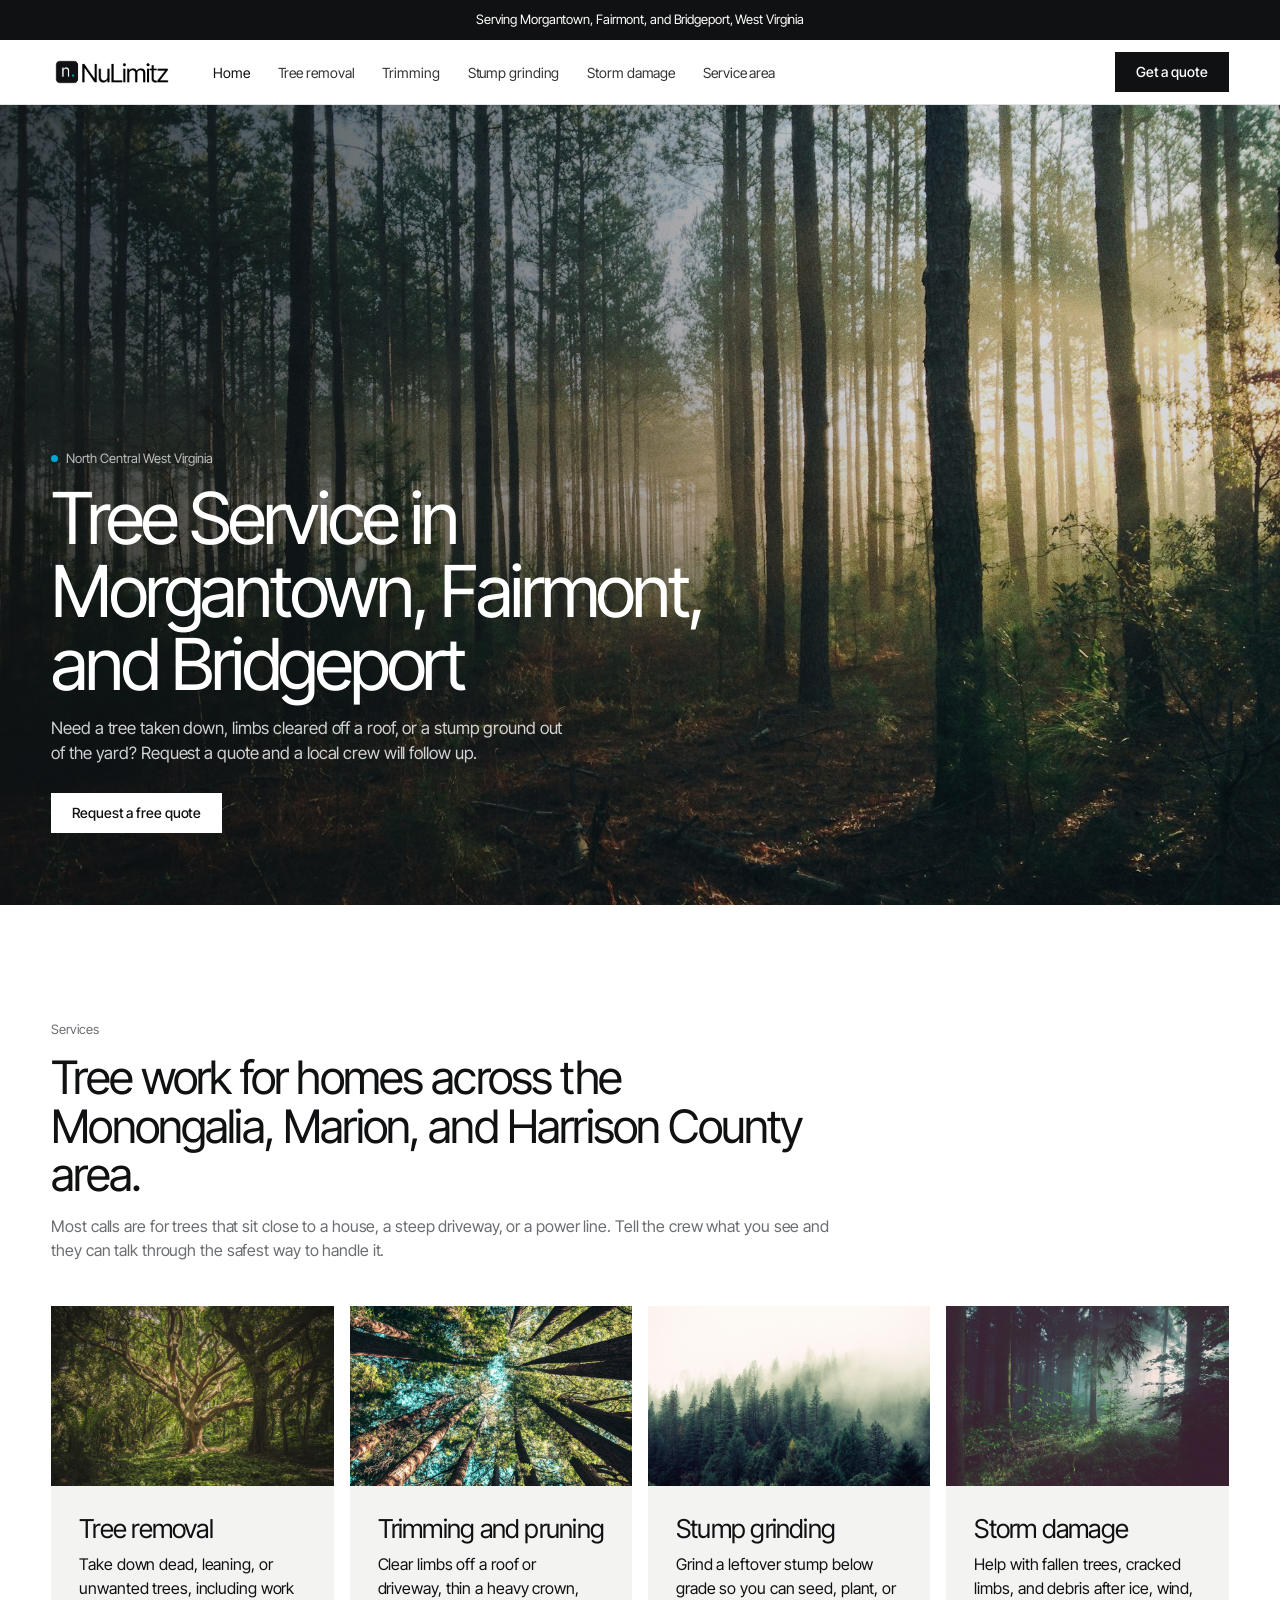
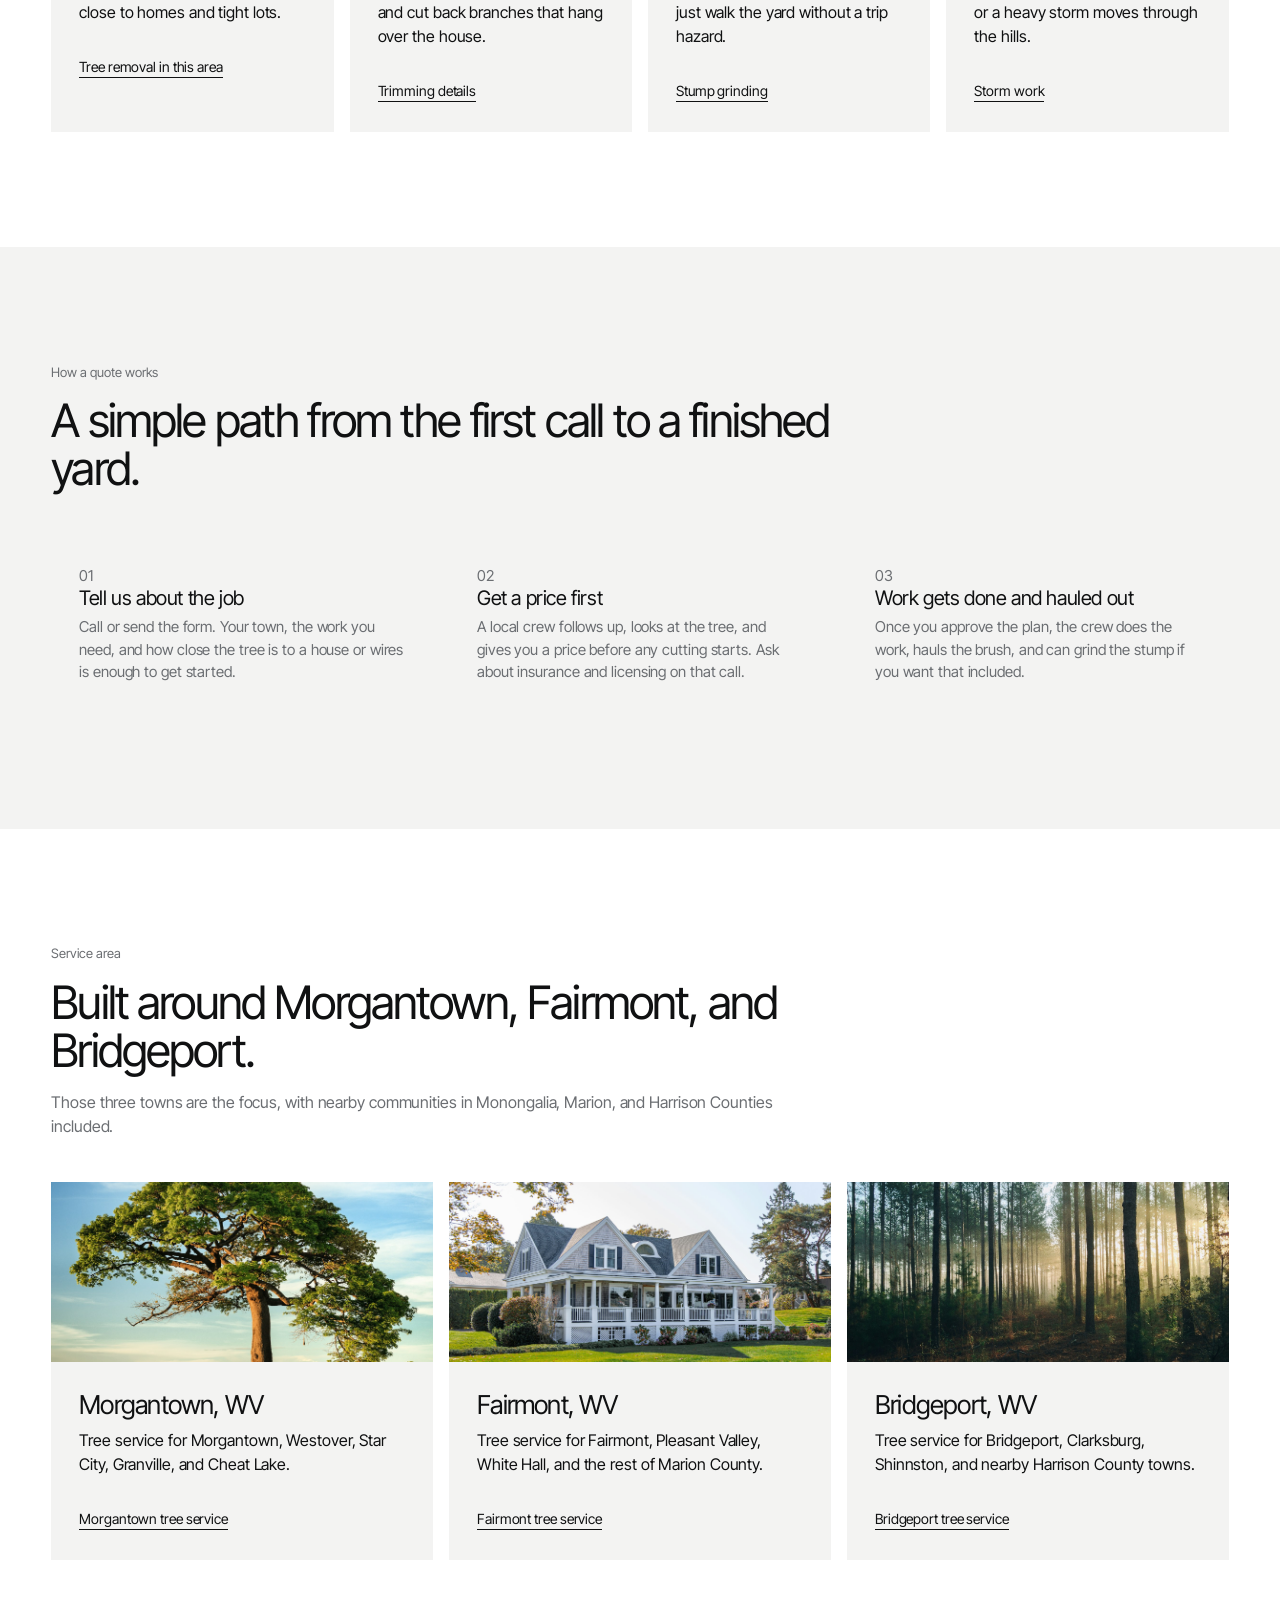
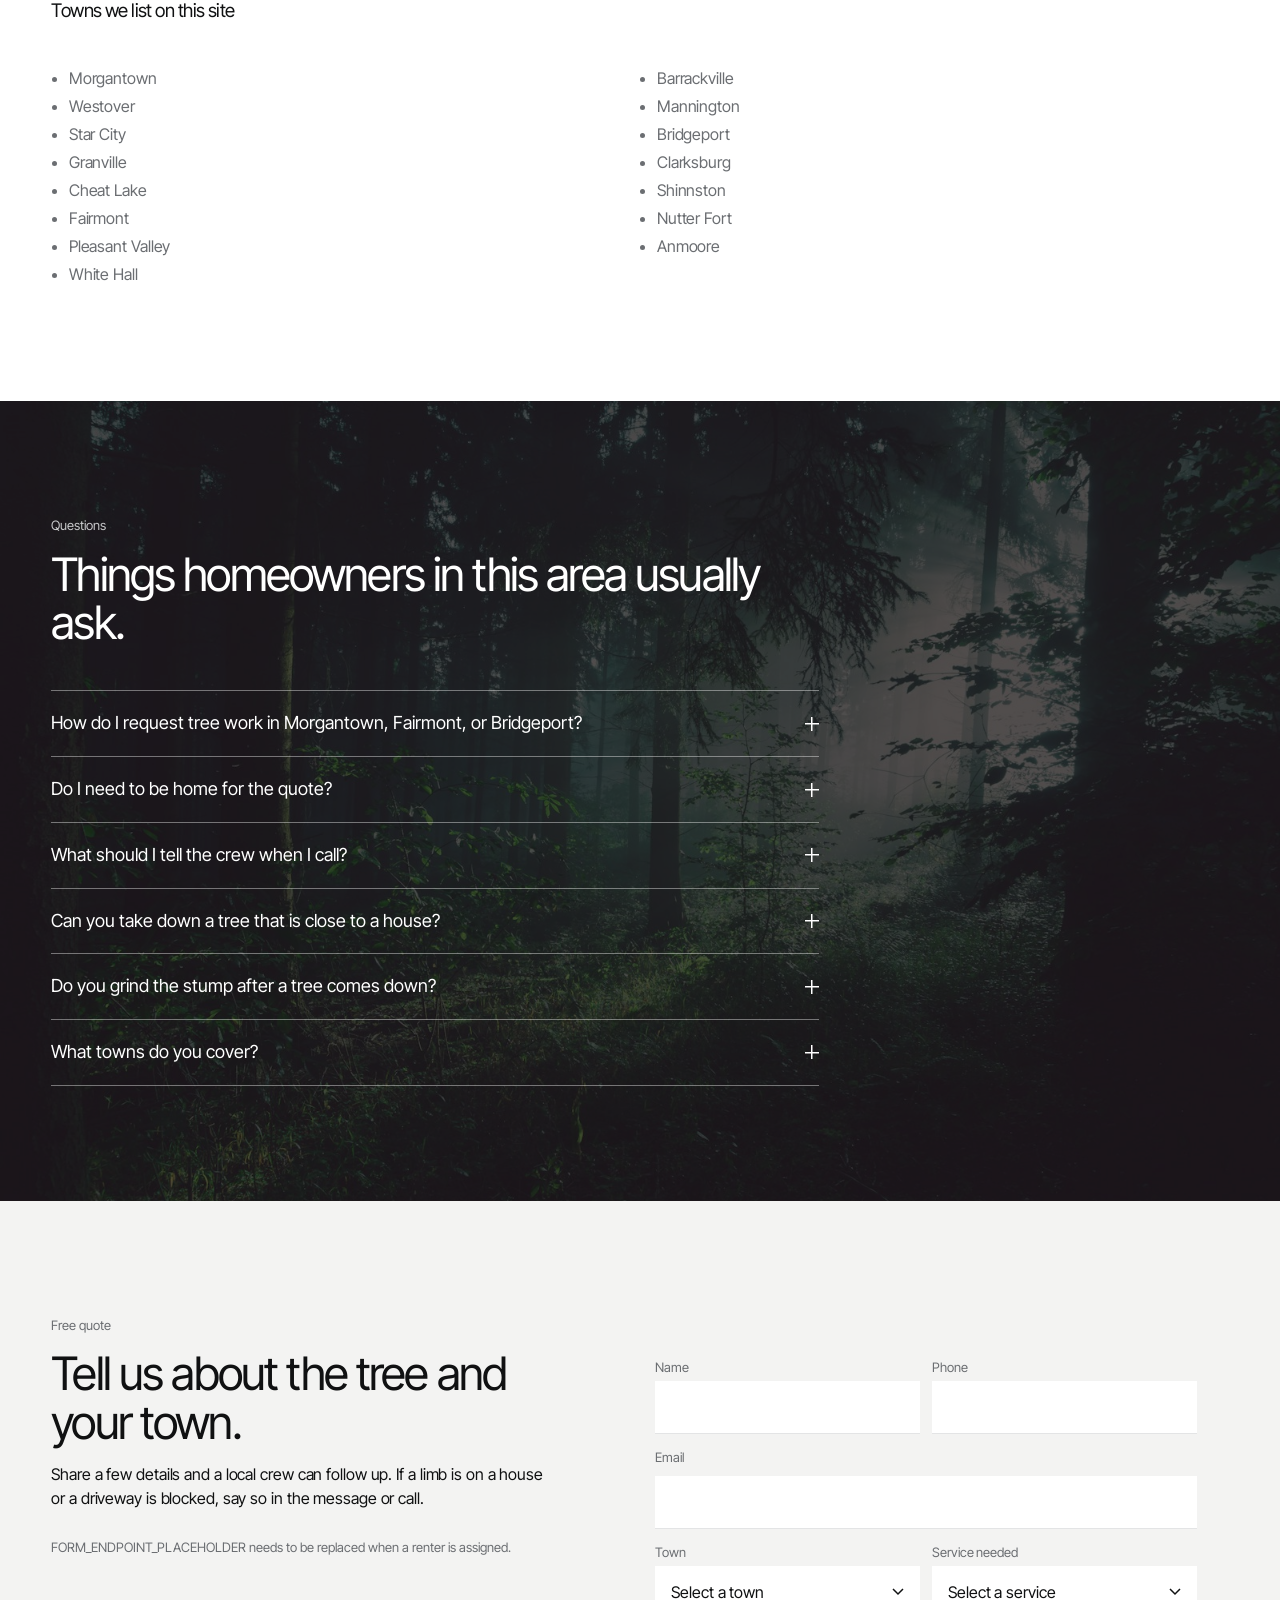
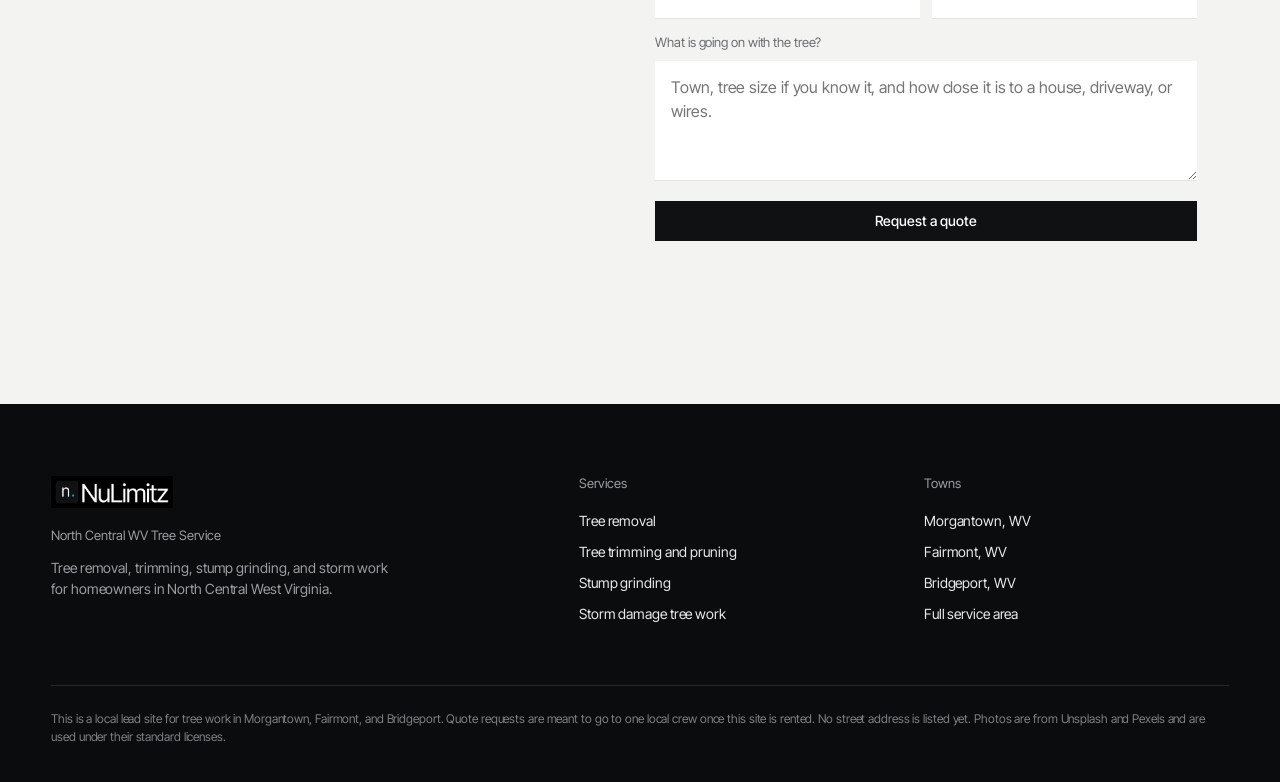
<file: index.html>
<!DOCTYPE html>
<html lang="en">
<head>
  <meta charset="utf-8">
  <meta name="viewport" content="width=device-width, initial-scale=1">
  <title>Tree Service in Morgantown, Fairmont, and Bridgeport, WV</title>
  <meta name="description" content="Request tree removal, trimming, stump grinding, or storm work in Morgantown, Fairmont, and Bridgeport, West Virginia. A local crew follows up on your quote.">
  <meta name="robots" content="noindex, nofollow">
  <link rel="icon" href="/favicon.ico" sizes="any">
  <link rel="icon" type="image/svg+xml" href="/favicon.svg">
  <link rel="icon" type="image/png" sizes="32x32" href="/favicon-32.png">
  <link rel="apple-touch-icon" href="/apple-touch-icon.png">
  <link rel="icon" type="image/png" sizes="512x512" href="/icon-512.png">
  <link rel="preconnect" href="https://fonts.googleapis.com">
  <link rel="preconnect" href="https://fonts.gstatic.com" crossorigin>
  <link href="https://fonts.googleapis.com/css2?family=Inter+Tight:wght@300;400;500&display=swap" rel="stylesheet">
  <link rel="stylesheet" href="css/styles.css">
  <script type="application/ld+json">
{
  "@context": "https://schema.org",
  "@graph": [
    {
      "@type": "LocalBusiness",
      "name": "North Central WV Tree Service",
      "url": "/",
      "description": "Tree removal, trimming, stump grinding, and storm damage work for Morgantown, Fairmont, and Bridgeport, WV.",
      "areaServed": [
        {
          "@type": "City",
          "name": "Morgantown",
          "addressRegion": "WV"
        },
        {
          "@type": "City",
          "name": "Fairmont",
          "addressRegion": "WV"
        },
        {
          "@type": "City",
          "name": "Bridgeport",
          "addressRegion": "WV"
        },
        {
          "@type": "AdministrativeArea",
          "name": "Monongalia County"
        },
        {
          "@type": "AdministrativeArea",
          "name": "Marion County"
        },
        {
          "@type": "AdministrativeArea",
          "name": "Harrison County"
        }
      ],
      "serviceType": [
        "Tree removal",
        "Tree trimming and pruning",
        "Stump grinding",
        "Storm damage tree work"
      ]
    },
    {
      "@type": "Service",
      "name": "Residential tree service",
      "serviceType": "Tree service",
      "provider": {
        "@type": "LocalBusiness",
        "name": "North Central WV Tree Service"
      },
      "areaServed": [
        "Morgantown, WV",
        "Fairmont, WV",
        "Bridgeport, WV"
      ]
    },
    {
      "@type": "FAQPage",
      "mainEntity": [
        {
          "@type": "Question",
          "name": "How do I request tree work in Morgantown, Fairmont, or Bridgeport?",
          "acceptedAnswer": {
            "@type": "Answer",
            "text": "Call or fill out the quote form with your town, the work you need, and a short description of the tree or stump. A local crew follows up to walk the job and give you a price before any work starts."
          }
        },
        {
          "@type": "Question",
          "name": "Do I need to be home for the quote?",
          "acceptedAnswer": {
            "@type": "Answer",
            "text": "If the tree is easy to see from the yard, many quotes can be handled with photos and a phone call. If the tree is close to a house, a driveway, or power lines, someone will likely want to see it in person."
          }
        },
        {
          "@type": "Question",
          "name": "What should I tell the crew when I call?",
          "acceptedAnswer": {
            "@type": "Answer",
            "text": "Share the town, the type of work (removal, trimming, stump grinding, or storm damage), how close the tree is to a house or wires, and whether the tree is already down. Ask about insurance and licensing before you book."
          }
        },
        {
          "@type": "Question",
          "name": "Can you take down a tree that is close to a house?",
          "acceptedAnswer": {
            "@type": "Answer",
            "text": "Yes. That is a common request in this part of West Virginia, where lots are often steep and trees sit close to homes. The crew should explain how they will lower limbs and protect the house, driveway, and nearby plants."
          }
        },
        {
          "@type": "Question",
          "name": "Do you grind the stump after a tree comes down?",
          "acceptedAnswer": {
            "@type": "Answer",
            "text": "Stump grinding can be added to a removal job or scheduled later. Tell the crew if you want the stump ground so the yard can be seeded or planted."
          }
        },
        {
          "@type": "Question",
          "name": "What towns do you cover?",
          "acceptedAnswer": {
            "@type": "Answer",
            "text": "The service area is built around Morgantown, Fairmont, and Bridgeport, plus nearby communities in Monongalia, Marion, and Harrison Counties such as Westover, Star City, Cheat Lake, Pleasant Valley, Clarksburg, and Shinnston."
          }
        }
      ]
    }
  ]
}
</script>
</head>
<body>

<div class="topbar">
  <div class="wrap">
    <span>Serving Morgantown, Fairmont, and Bridgeport, West Virginia</span>
    </div>
</div>
<header class="site-header">
  <div class="wrap">
    <a class="logo" href="index.html" aria-label="NuLimitz home"><img src="/img/logo-light.png" alt="NuLimitz"></a>
    <nav>
      <ul>
        <li><a href="index.html" aria-current="page">Home</a></li>
        <li><a href="tree-removal/index.html">Tree removal</a></li>
        <li><a href="tree-trimming/index.html">Trimming</a></li>
        <li><a href="stump-grinding/index.html">Stump grinding</a></li>
        <li><a href="storm-damage/index.html">Storm damage</a></li>
        <li><a href="index.html#areas">Service area</a></li>
        </ul>
    </nav>
    <div class="header-right">
      <a class="btn" href="index.html#quote">Get a quote</a>
      <button class="nav-toggle" type="button" aria-expanded="false" aria-label="Open menu">Menu</button>
    </div>
  </div>
</header>

<section class="hero" style="background-image:url('img/hero.jpg')">
  <div class="wrap">
    <p class="eyebrow">North Central West Virginia</p>
    <h1>Tree Service in Morgantown, Fairmont, and Bridgeport</h1>
    <p class="lede">Need a tree taken down, limbs cleared off a roof, or a stump ground out of the yard? Request a quote and a local crew will follow up.</p>
    <div class="hero-actions">
      <a class="btn btn-call" href="#quote">Request a free quote</a>
    </div>
    </div>
</section>

<section class="section" id="services">
  <div class="wrap">
    <div class="section-head">
      <p class="eyebrow">Services</p>
      <h2>Tree work for homes across the Monongalia, Marion, and Harrison County area.</h2>
      <p class="muted">Most calls are for trees that sit close to a house, a steep driveway, or a power line. Tell the crew what you see and they can talk through the safest way to handle it.</p>
    </div>
    <div class="card-grid">
      <a class="service-card" href="tree-removal/index.html">
        <img src="img/large-tree.jpg" alt="A large mature tree in a wooded yard">
        <div class="pad">
          <h3>Tree removal</h3>
          <p>Take down dead, leaning, or unwanted trees, including work close to homes and tight lots.</p>
          <span class="more">Tree removal in this area</span>
        </div>
      </a>
      <a class="service-card" href="tree-trimming/index.html">
        <img src="img/trees-sky.jpg" alt="Looking up through tall tree trunks and a green canopy">
        <div class="pad">
          <h3>Trimming and pruning</h3>
          <p>Clear limbs off a roof or driveway, thin a heavy crown, and cut back branches that hang over the house.</p>
          <span class="more">Trimming details</span>
        </div>
      </a>
      <a class="service-card" href="stump-grinding/index.html">
        <img src="img/misty-pines.jpg" alt="A stand of pine trees on a misty hillside">
        <div class="pad">
          <h3>Stump grinding</h3>
          <p>Grind a leftover stump below grade so you can seed, plant, or just walk the yard without a trip hazard.</p>
          <span class="more">Stump grinding</span>
        </div>
      </a>
      <a class="service-card" href="storm-damage/index.html">
        <img src="img/canopy.jpg" alt="Sunlight breaking through a dense forest after weather">
        <div class="pad">
          <h3>Storm damage</h3>
          <p>Help with fallen trees, cracked limbs, and debris after ice, wind, or a heavy storm moves through the hills.</p>
          <span class="more">Storm work</span>
        </div>
      </a>
    </div>
  </div>
</section>

<section class="section band-cream" id="how">
  <div class="wrap">
    <div class="section-head">
      <p class="eyebrow">How a quote works</p>
      <h2>A simple path from the first call to a finished yard.</h2>
    </div>
    <div class="step-grid">
      <div class="step"><div class="pad">
        <p class="step-num">01</p>
        <h3>Tell us about the job</h3>
        <p>Call or send the form. Your town, the work you need, and how close the tree is to a house or wires is enough to get started.</p>
      </div></div>
      <div class="step"><div class="pad">
        <p class="step-num">02</p>
        <h3>Get a price first</h3>
        <p>A local crew follows up, looks at the tree, and gives you a price before any cutting starts. Ask about insurance and licensing on that call.</p>
      </div></div>
      <div class="step"><div class="pad">
        <p class="step-num">03</p>
        <h3>Work gets done and hauled out</h3>
        <p>Once you approve the plan, the crew does the work, hauls the brush, and can grind the stump if you want that included.</p>
      </div></div>
    </div>
  </div>
</section>

<section class="section" id="areas">
  <div class="wrap">
    <div class="section-head">
      <p class="eyebrow">Service area</p>
      <h2>Built around Morgantown, Fairmont, and Bridgeport.</h2>
      <p class="muted">Those three towns are the focus, with nearby communities in Monongalia, Marion, and Harrison Counties included.</p>
    </div>
    <div class="area-grid">
      <a class="area-card" href="morgantown/index.html">
        <img src="img/lone-tree.jpg" alt="A large shade tree standing in an open lawn">
        <div class="pad">
          <h3>Morgantown, WV</h3>
          <p>Tree service for Morgantown, Westover, Star City, Granville, and Cheat Lake.</p>
          <span class="more">Morgantown tree service</span>
        </div>
      </a>
      <a class="area-card" href="fairmont/index.html">
        <img src="img/house.jpg" alt="A house with mature trees and a mowed lawn">
        <div class="pad">
          <h3>Fairmont, WV</h3>
          <p>Tree service for Fairmont, Pleasant Valley, White Hall, and the rest of Marion County.</p>
          <span class="more">Fairmont tree service</span>
        </div>
      </a>
      <a class="area-card" href="bridgeport/index.html">
        <img src="img/hero.jpg" alt="Sunlight through a stand of tall pine trees">
        <div class="pad">
          <h3>Bridgeport, WV</h3>
          <p>Tree service for Bridgeport, Clarksburg, Shinnston, and nearby Harrison County towns.</p>
          <span class="more">Bridgeport tree service</span>
        </div>
      </a>
    </div>
    <div class="section-head" style="margin-top:2.5rem">
      <h3>Towns we list on this site</h3>
    </div>
    <ul class="town-list">
      <li>Morgantown</li><li>Westover</li><li>Star City</li><li>Granville</li>
      <li>Cheat Lake</li><li>Fairmont</li><li>Pleasant Valley</li><li>White Hall</li>
      <li>Barrackville</li><li>Mannington</li><li>Bridgeport</li><li>Clarksburg</li>
      <li>Shinnston</li><li>Nutter Fort</li><li>Anmoore</li>
    </ul>
  </div>
</section>

<section class="section band-photo" id="faq" style="background-image:url('img/canopy.jpg')">
  <div class="wrap">
    <div class="section-head">
      <p class="eyebrow">Questions</p>
      <h2>Things homeowners in this area usually ask.</h2>
    </div>
    <div class="faq">
        <div class="faq-item">
          <h3><button type="button" aria-expanded="false" aria-controls="faq-1" id="faq-btn-1">How do I request tree work in Morgantown, Fairmont, or Bridgeport?</button></h3>
          <div class="answer" id="faq-1">Call or fill out the quote form with your town, the work you need, and a short description of the tree or stump. A local crew follows up to walk the job and give you a price before any work starts.</div>
        </div>
        <div class="faq-item">
          <h3><button type="button" aria-expanded="false" aria-controls="faq-2" id="faq-btn-2">Do I need to be home for the quote?</button></h3>
          <div class="answer" id="faq-2">If the tree is easy to see from the yard, many quotes can be handled with photos and a phone call. If the tree is close to a house, a driveway, or power lines, someone will likely want to see it in person.</div>
        </div>
        <div class="faq-item">
          <h3><button type="button" aria-expanded="false" aria-controls="faq-3" id="faq-btn-3">What should I tell the crew when I call?</button></h3>
          <div class="answer" id="faq-3">Share the town, the type of work (removal, trimming, stump grinding, or storm damage), how close the tree is to a house or wires, and whether the tree is already down. Ask about insurance and licensing before you book.</div>
        </div>
        <div class="faq-item">
          <h3><button type="button" aria-expanded="false" aria-controls="faq-4" id="faq-btn-4">Can you take down a tree that is close to a house?</button></h3>
          <div class="answer" id="faq-4">Yes. That is a common request in this part of West Virginia, where lots are often steep and trees sit close to homes. The crew should explain how they will lower limbs and protect the house, driveway, and nearby plants.</div>
        </div>
        <div class="faq-item">
          <h3><button type="button" aria-expanded="false" aria-controls="faq-5" id="faq-btn-5">Do you grind the stump after a tree comes down?</button></h3>
          <div class="answer" id="faq-5">Stump grinding can be added to a removal job or scheduled later. Tell the crew if you want the stump ground so the yard can be seeded or planted.</div>
        </div>
        <div class="faq-item">
          <h3><button type="button" aria-expanded="false" aria-controls="faq-6" id="faq-btn-6">What towns do you cover?</button></h3>
          <div class="answer" id="faq-6">The service area is built around Morgantown, Fairmont, and Bridgeport, plus nearby communities in Monongalia, Marion, and Harrison Counties such as Westover, Star City, Cheat Lake, Pleasant Valley, Clarksburg, and Shinnston.</div>
        </div></div>
  </div>
</section>

<section class="section band-cream" id="quote">
  <div class="wrap quote-grid">
    <div>
      <p class="eyebrow">Free quote</p>
      <h2>Tell us about the tree and your town.</h2>
      <p>Share a few details and a local crew can follow up. If a limb is on a house or a driveway is blocked, say so in the message or call.</p>
      <p class="placeholder-note">FORM_ENDPOINT_PLACEHOLDER needs to be replaced when a renter is assigned.</p></div>
    <form action="FORM_ENDPOINT_PLACEHOLDER" method="post" data-quote-form>
      <div class="form-row">
        <div>
          <label for="name">Name</label>
          <input id="name" name="name" type="text" autocomplete="name" required>
        </div>
        <div>
          <label for="phone">Phone</label>
          <input id="phone" name="phone" type="tel" autocomplete="tel" required>
        </div>
      </div>
      <label for="email">Email</label>
      <input id="email" name="email" type="email" autocomplete="email">
      <div class="form-row">
        <div>
          <label for="city">Town</label>
          <select id="city" name="city" required>
            <option value="">Select a town</option>
            <option>Morgantown</option>
            <option>Fairmont</option>
            <option>Bridgeport</option>
            <option>Westover</option>
            <option>Star City</option>
            <option>Cheat Lake</option>
            <option>Clarksburg</option>
            <option>Other in North Central WV</option>
          </select>
        </div>
        <div>
          <label for="service">Service needed</label>
          <select id="service" name="service" required>
            <option value="" selected>Select a service</option>
<option value="removal">Tree removal</option>
<option value="trimming">Tree trimming or pruning</option>
<option value="stump">Stump grinding</option>
<option value="storm">Storm damage</option>
<option value="other">Not sure / other</option>
          </select>
        </div>
      </div>
      <label for="message">What is going on with the tree?</label>
      <textarea id="message" name="message" placeholder="Town, tree size if you know it, and how close it is to a house, driveway, or wires." required></textarea>
      <p style="margin-top:1rem"><button class="btn btn-dark btn-wide" type="submit">Request a quote</button></p>
      <p class="form-status" role="status"></p>
    </form>
  </div>
</section>

<footer class="site-footer">
  <div class="wrap">
    <div class="foot-grid">
      <div>
        <a class="logo" href="index.html" aria-label="NuLimitz home"><img src="/img/logo-dark.png" alt="NuLimitz"></a>
        <h2>North Central WV Tree Service</h2>
        <p>Tree removal, trimming, stump grinding, and storm work for homeowners in North Central West Virginia.</p>
        </div>
      <div>
        <h2>Services</h2>
        <ul>
          <li><a href="tree-removal/index.html">Tree removal</a></li>
          <li><a href="tree-trimming/index.html">Tree trimming and pruning</a></li>
          <li><a href="stump-grinding/index.html">Stump grinding</a></li>
          <li><a href="storm-damage/index.html">Storm damage tree work</a></li>
        </ul>
      </div>
      <div>
        <h2>Towns</h2>
        <ul>
          <li><a href="morgantown/index.html">Morgantown, WV</a></li>
          <li><a href="fairmont/index.html">Fairmont, WV</a></li>
          <li><a href="bridgeport/index.html">Bridgeport, WV</a></li>
          <li><a href="index.html#areas">Full service area</a></li>
        </ul>
      </div>
    </div>
    <p class="legal">This is a local lead site for tree work in Morgantown, Fairmont, and Bridgeport. Quote requests are meant to go to one local crew once this site is rented. No street address is listed yet. Photos are from Unsplash and Pexels and are used under their standard licenses.</p>
  </div>
</footer>
<script src="js/main.js"></script>

</body>
</html>
</file>
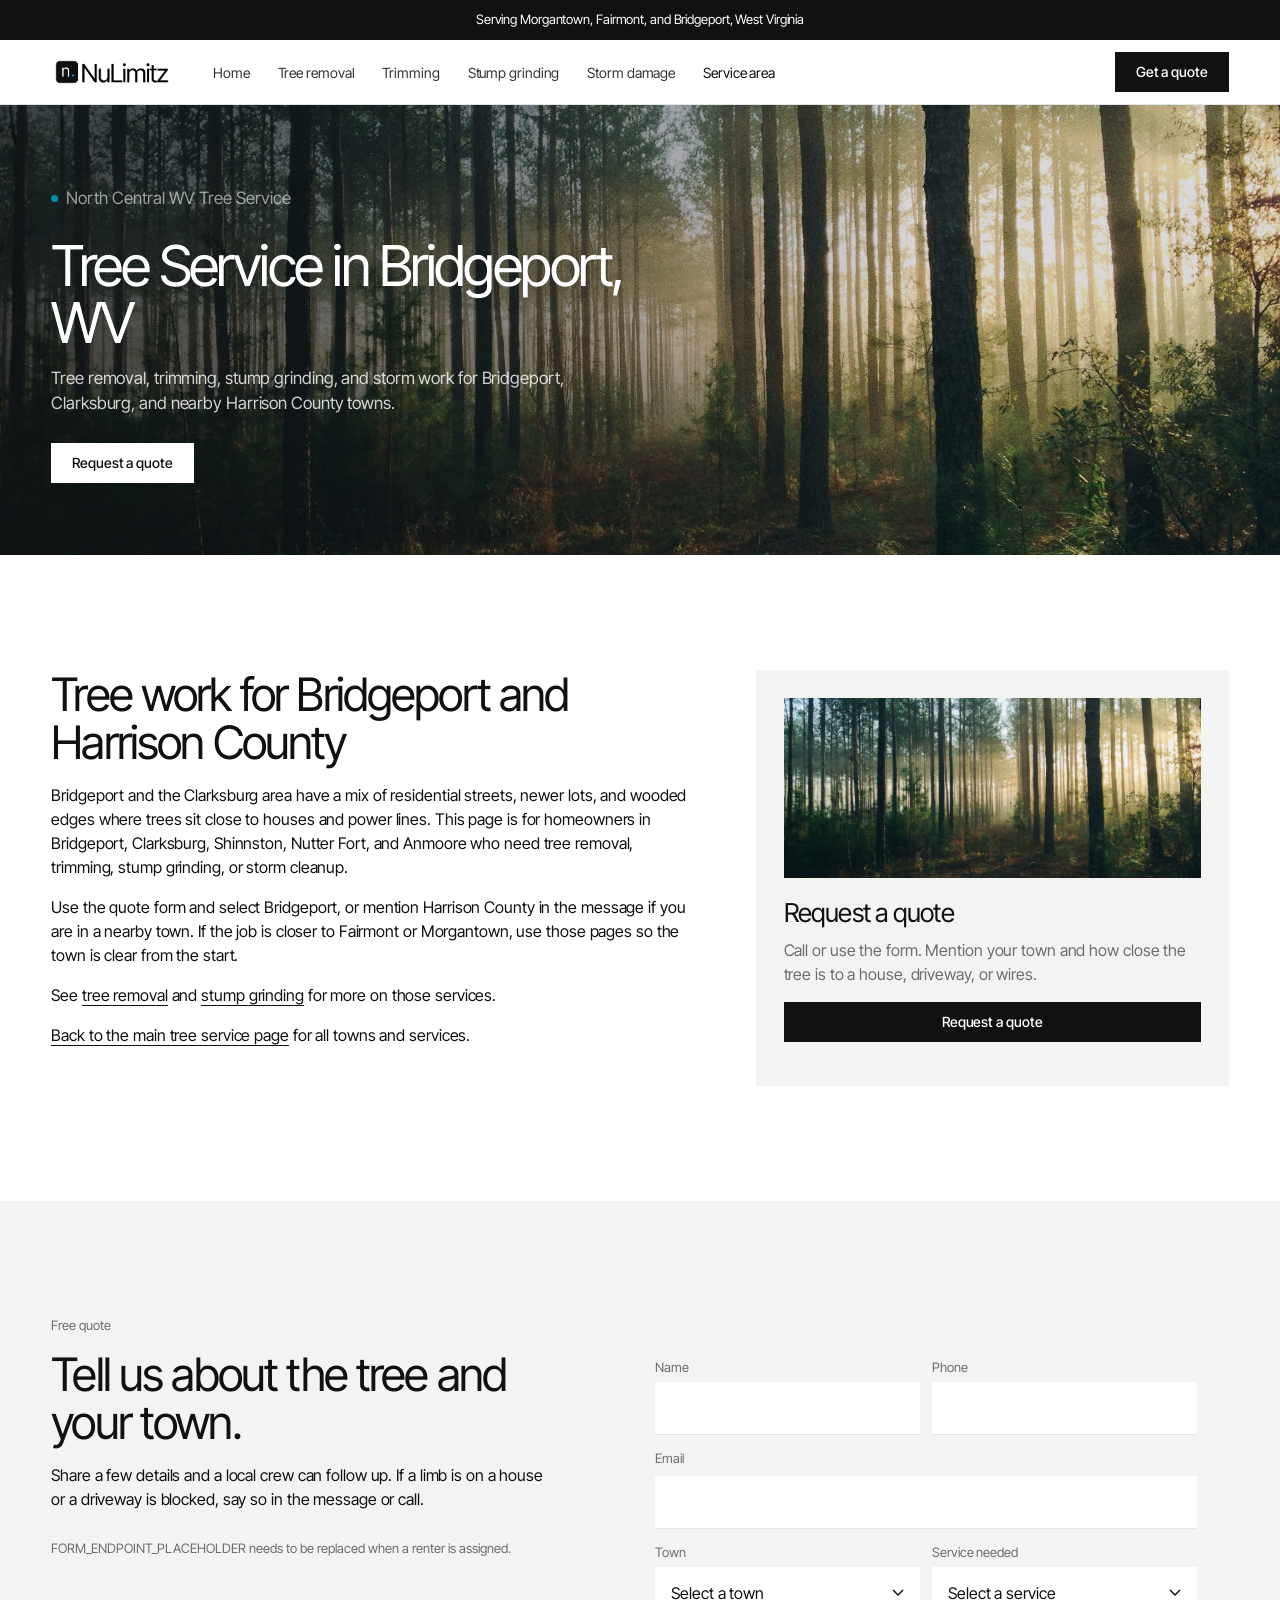
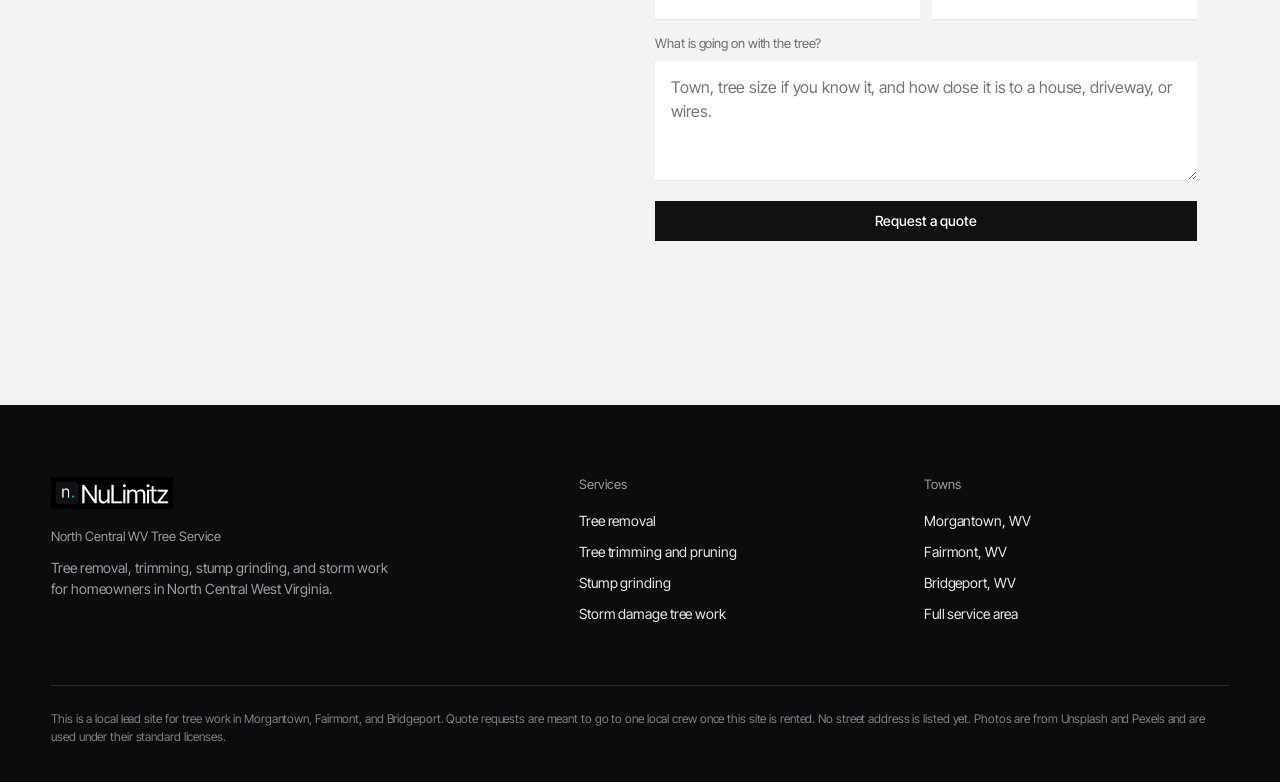
<file: bridgeport/index.html>
<!DOCTYPE html>
<html lang="en">
<head>
  <meta charset="utf-8">
  <meta name="viewport" content="width=device-width, initial-scale=1">
  <title>Tree Service in Bridgeport, WV</title>
  <meta name="description" content="Tree removal, trimming, stump grinding, and storm work for Bridgeport, Clarksburg, and Harrison County, West Virginia.">
  <meta name="robots" content="noindex, nofollow">
  <link rel="icon" href="/favicon.ico" sizes="any">
  <link rel="icon" type="image/svg+xml" href="/favicon.svg">
  <link rel="icon" type="image/png" sizes="32x32" href="/favicon-32.png">
  <link rel="apple-touch-icon" href="/apple-touch-icon.png">
  <link rel="icon" type="image/png" sizes="512x512" href="/icon-512.png">
  <link rel="preconnect" href="https://fonts.googleapis.com">
  <link rel="preconnect" href="https://fonts.gstatic.com" crossorigin>
  <link href="https://fonts.googleapis.com/css2?family=Inter+Tight:wght@300;400;500&display=swap" rel="stylesheet">
  <link rel="stylesheet" href="../css/styles.css">
  <script type="application/ld+json">
{
  "@context": "https://schema.org",
  "@graph": [
    {
      "@type": "LocalBusiness",
      "name": "North Central WV Tree Service",
      "url": "/bridgeport/",
      "description": "Tree removal, trimming, stump grinding, and storm work for Bridgeport, Clarksburg, and Harrison County, West Virginia.",
      "areaServed": [
        {
          "@type": "City",
          "name": "Morgantown",
          "addressRegion": "WV"
        },
        {
          "@type": "City",
          "name": "Fairmont",
          "addressRegion": "WV"
        },
        {
          "@type": "City",
          "name": "Bridgeport",
          "addressRegion": "WV"
        },
        {
          "@type": "AdministrativeArea",
          "name": "Monongalia County"
        },
        {
          "@type": "AdministrativeArea",
          "name": "Marion County"
        },
        {
          "@type": "AdministrativeArea",
          "name": "Harrison County"
        }
      ],
      "serviceType": [
        "Tree removal",
        "Tree trimming and pruning",
        "Stump grinding",
        "Storm damage tree work"
      ]
    },
    {
      "@type": "Service",
      "name": "Tree Service in Bridgeport, WV",
      "provider": {
        "@type": "LocalBusiness",
        "name": "North Central WV Tree Service"
      },
      "areaServed": [
        "Morgantown, WV",
        "Fairmont, WV",
        "Bridgeport, WV"
      ]
    }
  ]
}
</script>
</head>
<body>

<div class="topbar">
  <div class="wrap">
    <span>Serving Morgantown, Fairmont, and Bridgeport, West Virginia</span>
    </div>
</div>
<header class="site-header">
  <div class="wrap">
    <a class="logo" href="../index.html" aria-label="NuLimitz home"><img src="/img/logo-light.png" alt="NuLimitz"></a>
    <nav>
      <ul>
        <li><a href="../index.html">Home</a></li>
        <li><a href="../tree-removal/index.html">Tree removal</a></li>
        <li><a href="../tree-trimming/index.html">Trimming</a></li>
        <li><a href="../stump-grinding/index.html">Stump grinding</a></li>
        <li><a href="../storm-damage/index.html">Storm damage</a></li>
        <li><a href="../index.html#areas" aria-current="page">Service area</a></li>
        </ul>
    </nav>
    <div class="header-right">
      <a class="btn" href="../index.html#quote">Get a quote</a>
      <button class="nav-toggle" type="button" aria-expanded="false" aria-label="Open menu">Menu</button>
    </div>
  </div>
</header>

<section class="page-hero" style="background-image:url('../img/hero.jpg')">
  <div class="wrap">
    <p class="eyebrow">North Central WV Tree Service</p>
    <h1>Tree Service in Bridgeport, WV</h1>
    <p>Tree removal, trimming, stump grinding, and storm work for Bridgeport, Clarksburg, and nearby Harrison County towns.</p>
    <div class="hero-actions">
      <a class="btn btn-call" href="#quote">Request a quote</a>
    </div>
  </div>
</section>
<section class="section">
  <div class="wrap content-split">
    <div class="prose">
      
     <h2>Tree work for Bridgeport and Harrison County</h2>
     <p>Bridgeport and the Clarksburg area have a mix of residential streets, newer lots, and wooded edges where trees sit close to houses and power lines. This page is for homeowners in Bridgeport, Clarksburg, Shinnston, Nutter Fort, and Anmoore who need tree removal, trimming, stump grinding, or storm cleanup.</p>
     <p>Use the quote form and select Bridgeport, or mention Harrison County in the message if you are in a nearby town. If the job is closer to Fairmont or Morgantown, use those pages so the town is clear from the start.</p>
     <p>See <a href="../tree-removal/index.html">tree removal</a> and <a href="../stump-grinding/index.html">stump grinding</a> for more on those services.</p>
     
      <p><a href="../index.html">Back to the main tree service page</a> for all towns and services.</p>
    </div>
    <aside class="side-card">
      <img src="../img/hero.jpg" alt="Tall trees with sun coming through the trunks">
      <h3>Request a quote</h3>
      <p>Call or use the form. Mention your town and how close the tree is to a house, driveway, or wires.</p>
      <p><a class="btn btn-dark btn-wide" href="#quote">Request a quote</a></p>
    </aside>
  </div>
</section>

<section class="section band-cream" id="quote">
  <div class="wrap quote-grid">
    <div>
      <p class="eyebrow">Free quote</p>
      <h2>Tell us about the tree and your town.</h2>
      <p>Share a few details and a local crew can follow up. If a limb is on a house or a driveway is blocked, say so in the message or call.</p>
      <p class="placeholder-note">FORM_ENDPOINT_PLACEHOLDER needs to be replaced when a renter is assigned.</p></div>
    <form action="FORM_ENDPOINT_PLACEHOLDER" method="post" data-quote-form>
      <div class="form-row">
        <div>
          <label for="name">Name</label>
          <input id="name" name="name" type="text" autocomplete="name" required>
        </div>
        <div>
          <label for="phone">Phone</label>
          <input id="phone" name="phone" type="tel" autocomplete="tel" required>
        </div>
      </div>
      <label for="email">Email</label>
      <input id="email" name="email" type="email" autocomplete="email">
      <div class="form-row">
        <div>
          <label for="city">Town</label>
          <select id="city" name="city" required>
            <option value="">Select a town</option>
            <option>Morgantown</option>
            <option>Fairmont</option>
            <option>Bridgeport</option>
            <option>Westover</option>
            <option>Star City</option>
            <option>Cheat Lake</option>
            <option>Clarksburg</option>
            <option>Other in North Central WV</option>
          </select>
        </div>
        <div>
          <label for="service">Service needed</label>
          <select id="service" name="service" required>
            <option value="" selected>Select a service</option>
<option value="removal">Tree removal</option>
<option value="trimming">Tree trimming or pruning</option>
<option value="stump">Stump grinding</option>
<option value="storm">Storm damage</option>
<option value="other">Not sure / other</option>
          </select>
        </div>
      </div>
      <label for="message">What is going on with the tree?</label>
      <textarea id="message" name="message" placeholder="Town, tree size if you know it, and how close it is to a house, driveway, or wires." required></textarea>
      <p style="margin-top:1rem"><button class="btn btn-dark btn-wide" type="submit">Request a quote</button></p>
      <p class="form-status" role="status"></p>
    </form>
  </div>
</section>

<footer class="site-footer">
  <div class="wrap">
    <div class="foot-grid">
      <div>
        <a class="logo" href="../index.html" aria-label="NuLimitz home"><img src="/img/logo-dark.png" alt="NuLimitz"></a>
        <h2>North Central WV Tree Service</h2>
        <p>Tree removal, trimming, stump grinding, and storm work for homeowners in North Central West Virginia.</p>
        </div>
      <div>
        <h2>Services</h2>
        <ul>
          <li><a href="../tree-removal/index.html">Tree removal</a></li>
          <li><a href="../tree-trimming/index.html">Tree trimming and pruning</a></li>
          <li><a href="../stump-grinding/index.html">Stump grinding</a></li>
          <li><a href="../storm-damage/index.html">Storm damage tree work</a></li>
        </ul>
      </div>
      <div>
        <h2>Towns</h2>
        <ul>
          <li><a href="../morgantown/index.html">Morgantown, WV</a></li>
          <li><a href="../fairmont/index.html">Fairmont, WV</a></li>
          <li><a href="../bridgeport/index.html">Bridgeport, WV</a></li>
          <li><a href="../index.html#areas">Full service area</a></li>
        </ul>
      </div>
    </div>
    <p class="legal">This is a local lead site for tree work in Morgantown, Fairmont, and Bridgeport. Quote requests are meant to go to one local crew once this site is rented. No street address is listed yet. Photos are from Unsplash and Pexels and are used under their standard licenses.</p>
  </div>
</footer>
<script src="../js/main.js"></script>

</body>
</html>
</file>
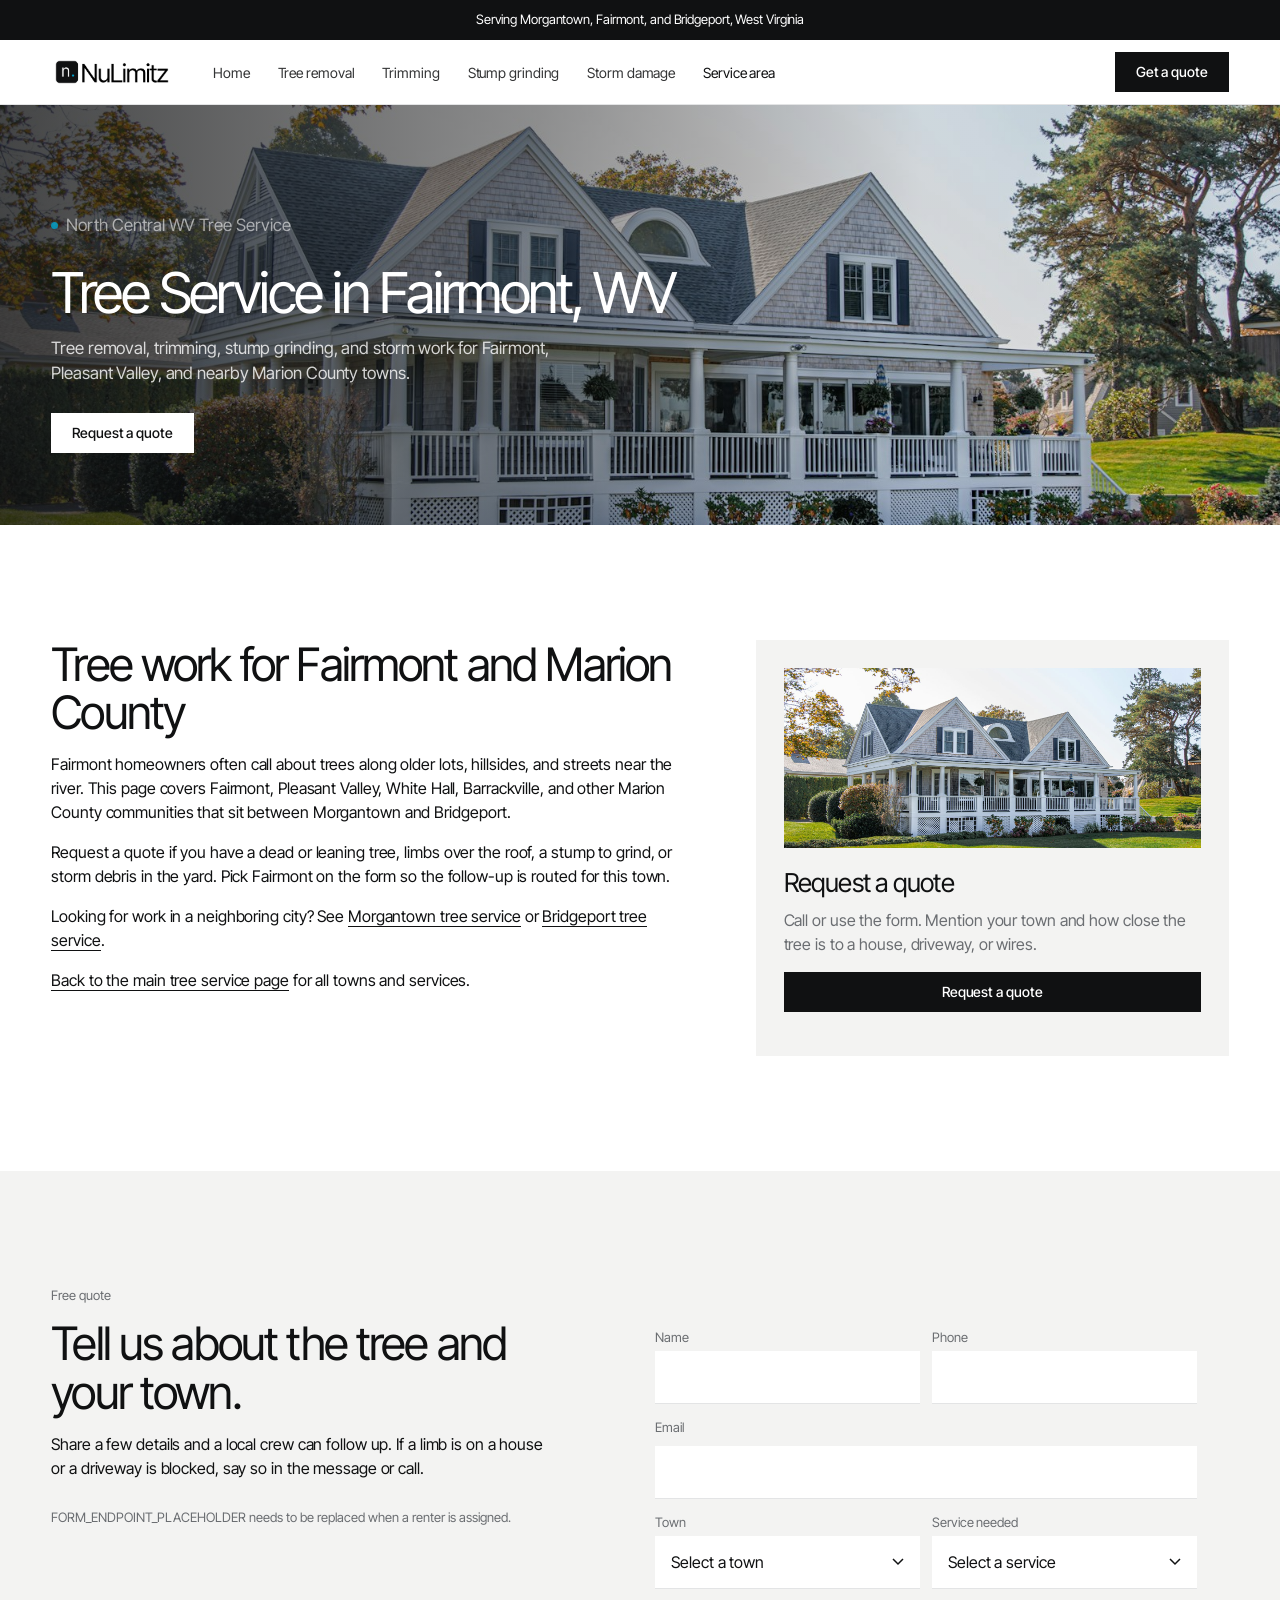
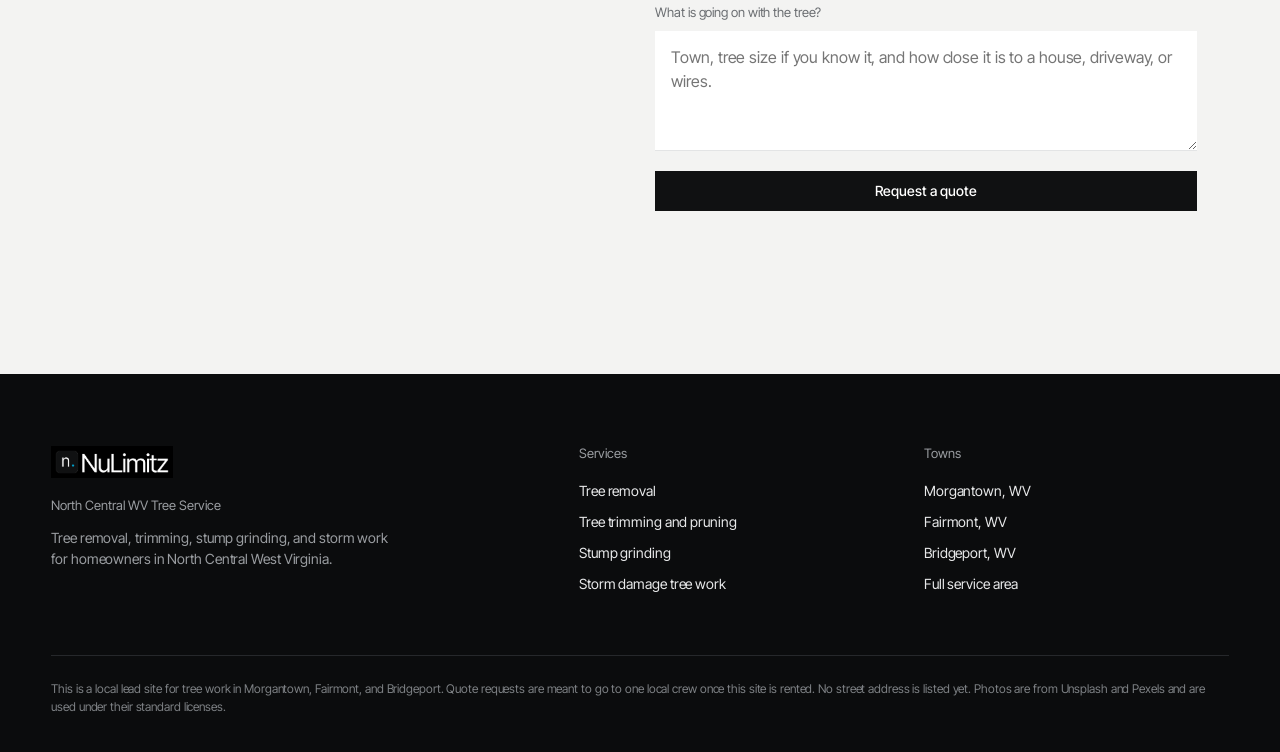
<file: fairmont/index.html>
<!DOCTYPE html>
<html lang="en">
<head>
  <meta charset="utf-8">
  <meta name="viewport" content="width=device-width, initial-scale=1">
  <title>Tree Service in Fairmont, WV</title>
  <meta name="description" content="Tree removal, trimming, stump grinding, and storm work for Fairmont and Marion County, West Virginia.">
  <meta name="robots" content="noindex, nofollow">
  <link rel="icon" href="/favicon.ico" sizes="any">
  <link rel="icon" type="image/svg+xml" href="/favicon.svg">
  <link rel="icon" type="image/png" sizes="32x32" href="/favicon-32.png">
  <link rel="apple-touch-icon" href="/apple-touch-icon.png">
  <link rel="icon" type="image/png" sizes="512x512" href="/icon-512.png">
  <link rel="preconnect" href="https://fonts.googleapis.com">
  <link rel="preconnect" href="https://fonts.gstatic.com" crossorigin>
  <link href="https://fonts.googleapis.com/css2?family=Inter+Tight:wght@300;400;500&display=swap" rel="stylesheet">
  <link rel="stylesheet" href="../css/styles.css">
  <script type="application/ld+json">
{
  "@context": "https://schema.org",
  "@graph": [
    {
      "@type": "LocalBusiness",
      "name": "North Central WV Tree Service",
      "url": "/fairmont/",
      "description": "Tree removal, trimming, stump grinding, and storm work for Fairmont and Marion County, West Virginia.",
      "areaServed": [
        {
          "@type": "City",
          "name": "Morgantown",
          "addressRegion": "WV"
        },
        {
          "@type": "City",
          "name": "Fairmont",
          "addressRegion": "WV"
        },
        {
          "@type": "City",
          "name": "Bridgeport",
          "addressRegion": "WV"
        },
        {
          "@type": "AdministrativeArea",
          "name": "Monongalia County"
        },
        {
          "@type": "AdministrativeArea",
          "name": "Marion County"
        },
        {
          "@type": "AdministrativeArea",
          "name": "Harrison County"
        }
      ],
      "serviceType": [
        "Tree removal",
        "Tree trimming and pruning",
        "Stump grinding",
        "Storm damage tree work"
      ]
    },
    {
      "@type": "Service",
      "name": "Tree Service in Fairmont, WV",
      "provider": {
        "@type": "LocalBusiness",
        "name": "North Central WV Tree Service"
      },
      "areaServed": [
        "Morgantown, WV",
        "Fairmont, WV",
        "Bridgeport, WV"
      ]
    }
  ]
}
</script>
</head>
<body>

<div class="topbar">
  <div class="wrap">
    <span>Serving Morgantown, Fairmont, and Bridgeport, West Virginia</span>
    </div>
</div>
<header class="site-header">
  <div class="wrap">
    <a class="logo" href="../index.html" aria-label="NuLimitz home"><img src="/img/logo-light.png" alt="NuLimitz"></a>
    <nav>
      <ul>
        <li><a href="../index.html">Home</a></li>
        <li><a href="../tree-removal/index.html">Tree removal</a></li>
        <li><a href="../tree-trimming/index.html">Trimming</a></li>
        <li><a href="../stump-grinding/index.html">Stump grinding</a></li>
        <li><a href="../storm-damage/index.html">Storm damage</a></li>
        <li><a href="../index.html#areas" aria-current="page">Service area</a></li>
        </ul>
    </nav>
    <div class="header-right">
      <a class="btn" href="../index.html#quote">Get a quote</a>
      <button class="nav-toggle" type="button" aria-expanded="false" aria-label="Open menu">Menu</button>
    </div>
  </div>
</header>

<section class="page-hero" style="background-image:url('../img/house.jpg')">
  <div class="wrap">
    <p class="eyebrow">North Central WV Tree Service</p>
    <h1>Tree Service in Fairmont, WV</h1>
    <p>Tree removal, trimming, stump grinding, and storm work for Fairmont, Pleasant Valley, and nearby Marion County towns.</p>
    <div class="hero-actions">
      <a class="btn btn-call" href="#quote">Request a quote</a>
    </div>
  </div>
</section>
<section class="section">
  <div class="wrap content-split">
    <div class="prose">
      
     <h2>Tree work for Fairmont and Marion County</h2>
     <p>Fairmont homeowners often call about trees along older lots, hillsides, and streets near the river. This page covers Fairmont, Pleasant Valley, White Hall, Barrackville, and other Marion County communities that sit between Morgantown and Bridgeport.</p>
     <p>Request a quote if you have a dead or leaning tree, limbs over the roof, a stump to grind, or storm debris in the yard. Pick Fairmont on the form so the follow-up is routed for this town.</p>
     <p>Looking for work in a neighboring city? See <a href="../morgantown/index.html">Morgantown tree service</a> or <a href="../bridgeport/index.html">Bridgeport tree service</a>.</p>
     
      <p><a href="../index.html">Back to the main tree service page</a> for all towns and services.</p>
    </div>
    <aside class="side-card">
      <img src="../img/house.jpg" alt="A home with mature trees in the yard, similar to many Fairmont properties">
      <h3>Request a quote</h3>
      <p>Call or use the form. Mention your town and how close the tree is to a house, driveway, or wires.</p>
      <p><a class="btn btn-dark btn-wide" href="#quote">Request a quote</a></p>
    </aside>
  </div>
</section>

<section class="section band-cream" id="quote">
  <div class="wrap quote-grid">
    <div>
      <p class="eyebrow">Free quote</p>
      <h2>Tell us about the tree and your town.</h2>
      <p>Share a few details and a local crew can follow up. If a limb is on a house or a driveway is blocked, say so in the message or call.</p>
      <p class="placeholder-note">FORM_ENDPOINT_PLACEHOLDER needs to be replaced when a renter is assigned.</p></div>
    <form action="FORM_ENDPOINT_PLACEHOLDER" method="post" data-quote-form>
      <div class="form-row">
        <div>
          <label for="name">Name</label>
          <input id="name" name="name" type="text" autocomplete="name" required>
        </div>
        <div>
          <label for="phone">Phone</label>
          <input id="phone" name="phone" type="tel" autocomplete="tel" required>
        </div>
      </div>
      <label for="email">Email</label>
      <input id="email" name="email" type="email" autocomplete="email">
      <div class="form-row">
        <div>
          <label for="city">Town</label>
          <select id="city" name="city" required>
            <option value="">Select a town</option>
            <option>Morgantown</option>
            <option>Fairmont</option>
            <option>Bridgeport</option>
            <option>Westover</option>
            <option>Star City</option>
            <option>Cheat Lake</option>
            <option>Clarksburg</option>
            <option>Other in North Central WV</option>
          </select>
        </div>
        <div>
          <label for="service">Service needed</label>
          <select id="service" name="service" required>
            <option value="" selected>Select a service</option>
<option value="removal">Tree removal</option>
<option value="trimming">Tree trimming or pruning</option>
<option value="stump">Stump grinding</option>
<option value="storm">Storm damage</option>
<option value="other">Not sure / other</option>
          </select>
        </div>
      </div>
      <label for="message">What is going on with the tree?</label>
      <textarea id="message" name="message" placeholder="Town, tree size if you know it, and how close it is to a house, driveway, or wires." required></textarea>
      <p style="margin-top:1rem"><button class="btn btn-dark btn-wide" type="submit">Request a quote</button></p>
      <p class="form-status" role="status"></p>
    </form>
  </div>
</section>

<footer class="site-footer">
  <div class="wrap">
    <div class="foot-grid">
      <div>
        <a class="logo" href="../index.html" aria-label="NuLimitz home"><img src="/img/logo-dark.png" alt="NuLimitz"></a>
        <h2>North Central WV Tree Service</h2>
        <p>Tree removal, trimming, stump grinding, and storm work for homeowners in North Central West Virginia.</p>
        </div>
      <div>
        <h2>Services</h2>
        <ul>
          <li><a href="../tree-removal/index.html">Tree removal</a></li>
          <li><a href="../tree-trimming/index.html">Tree trimming and pruning</a></li>
          <li><a href="../stump-grinding/index.html">Stump grinding</a></li>
          <li><a href="../storm-damage/index.html">Storm damage tree work</a></li>
        </ul>
      </div>
      <div>
        <h2>Towns</h2>
        <ul>
          <li><a href="../morgantown/index.html">Morgantown, WV</a></li>
          <li><a href="../fairmont/index.html">Fairmont, WV</a></li>
          <li><a href="../bridgeport/index.html">Bridgeport, WV</a></li>
          <li><a href="../index.html#areas">Full service area</a></li>
        </ul>
      </div>
    </div>
    <p class="legal">This is a local lead site for tree work in Morgantown, Fairmont, and Bridgeport. Quote requests are meant to go to one local crew once this site is rented. No street address is listed yet. Photos are from Unsplash and Pexels and are used under their standard licenses.</p>
  </div>
</footer>
<script src="../js/main.js"></script>

</body>
</html>
</file>
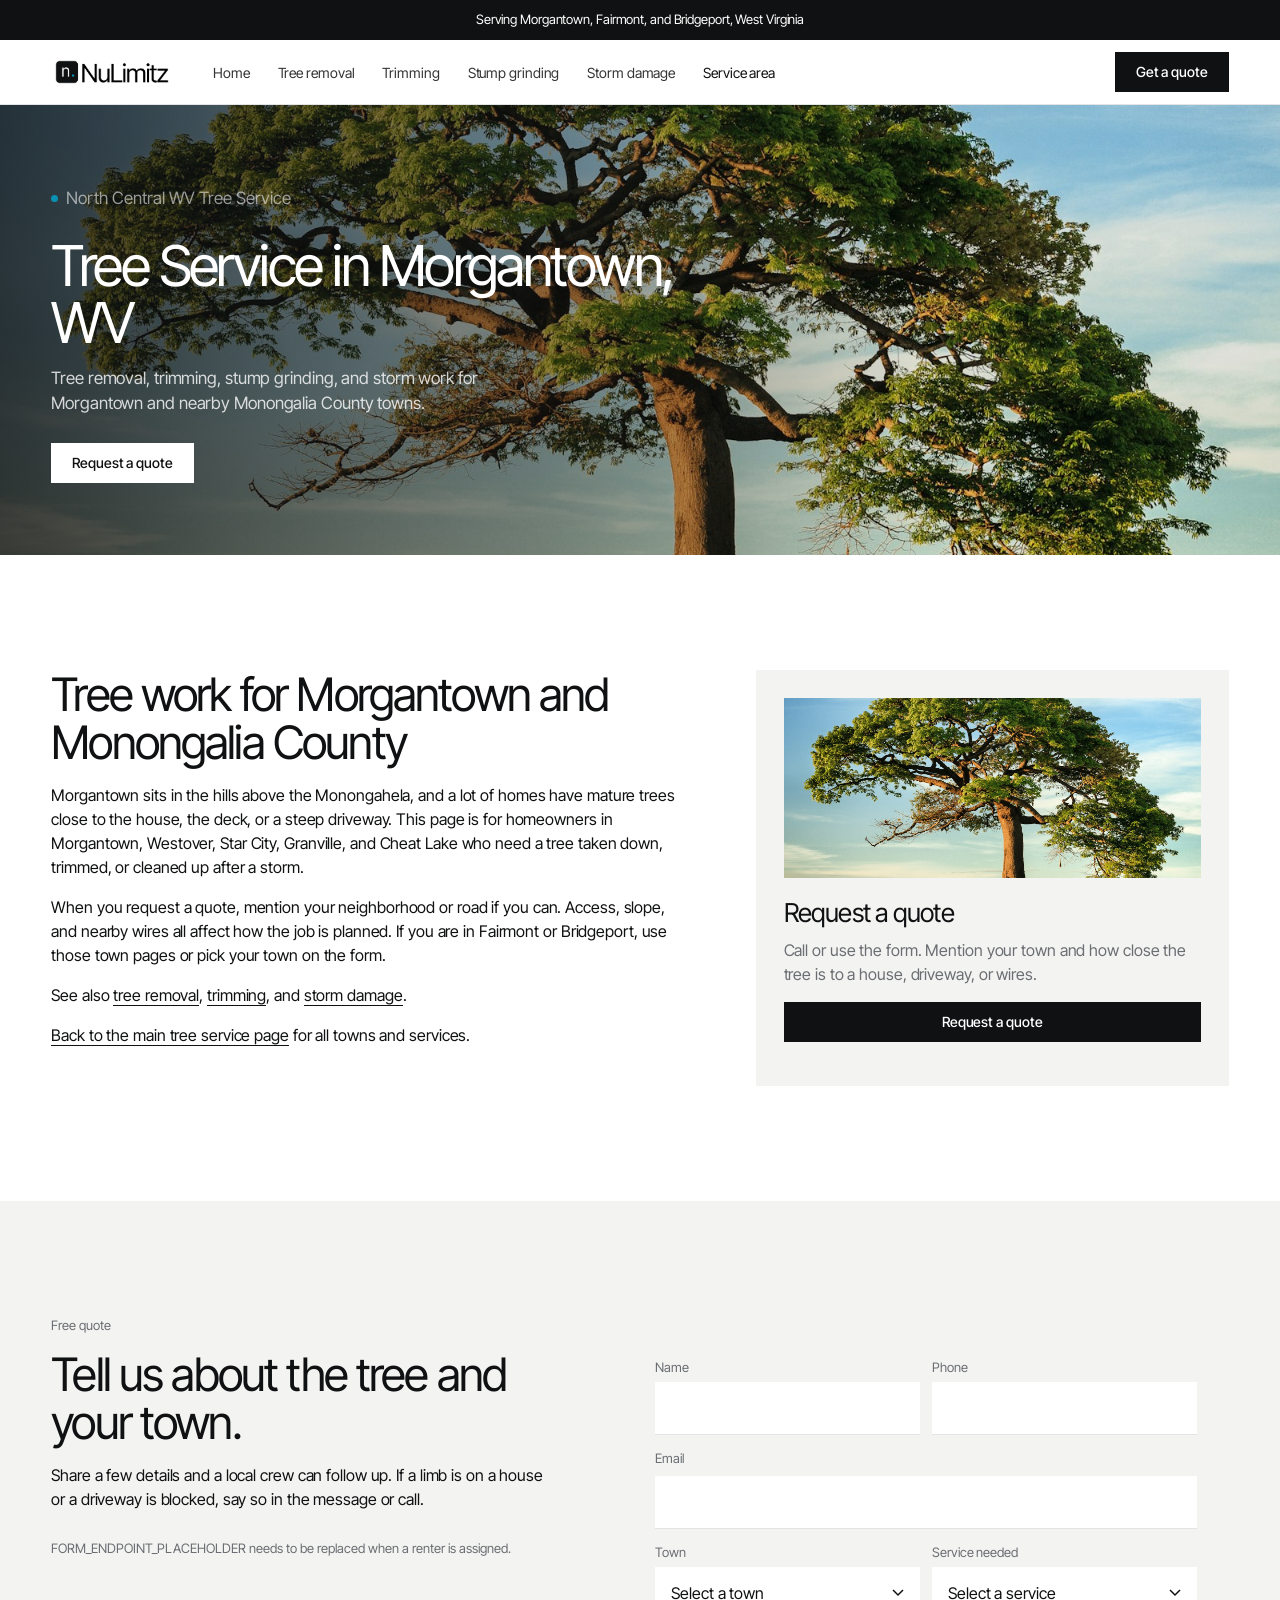
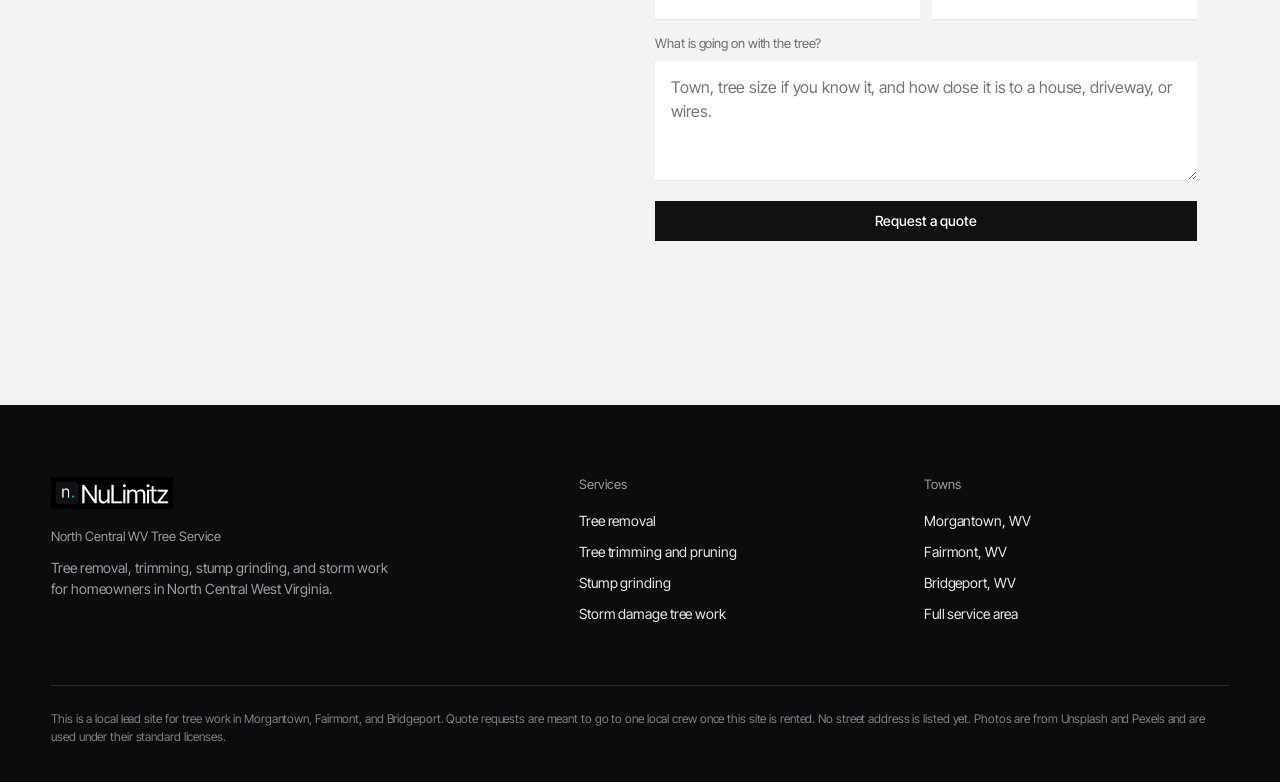
<file: morgantown/index.html>
<!DOCTYPE html>
<html lang="en">
<head>
  <meta charset="utf-8">
  <meta name="viewport" content="width=device-width, initial-scale=1">
  <title>Tree Service in Morgantown, WV</title>
  <meta name="description" content="Tree removal, trimming, stump grinding, and storm work for Morgantown, Westover, Star City, and Cheat Lake, West Virginia.">
  <meta name="robots" content="noindex, nofollow">
  <link rel="icon" href="/favicon.ico" sizes="any">
  <link rel="icon" type="image/svg+xml" href="/favicon.svg">
  <link rel="icon" type="image/png" sizes="32x32" href="/favicon-32.png">
  <link rel="apple-touch-icon" href="/apple-touch-icon.png">
  <link rel="icon" type="image/png" sizes="512x512" href="/icon-512.png">
  <link rel="preconnect" href="https://fonts.googleapis.com">
  <link rel="preconnect" href="https://fonts.gstatic.com" crossorigin>
  <link href="https://fonts.googleapis.com/css2?family=Inter+Tight:wght@300;400;500&display=swap" rel="stylesheet">
  <link rel="stylesheet" href="../css/styles.css">
  <script type="application/ld+json">
{
  "@context": "https://schema.org",
  "@graph": [
    {
      "@type": "LocalBusiness",
      "name": "North Central WV Tree Service",
      "url": "/morgantown/",
      "description": "Tree removal, trimming, stump grinding, and storm work for Morgantown, Westover, Star City, and Cheat Lake, West Virginia.",
      "areaServed": [
        {
          "@type": "City",
          "name": "Morgantown",
          "addressRegion": "WV"
        },
        {
          "@type": "City",
          "name": "Fairmont",
          "addressRegion": "WV"
        },
        {
          "@type": "City",
          "name": "Bridgeport",
          "addressRegion": "WV"
        },
        {
          "@type": "AdministrativeArea",
          "name": "Monongalia County"
        },
        {
          "@type": "AdministrativeArea",
          "name": "Marion County"
        },
        {
          "@type": "AdministrativeArea",
          "name": "Harrison County"
        }
      ],
      "serviceType": [
        "Tree removal",
        "Tree trimming and pruning",
        "Stump grinding",
        "Storm damage tree work"
      ]
    },
    {
      "@type": "Service",
      "name": "Tree Service in Morgantown, WV",
      "provider": {
        "@type": "LocalBusiness",
        "name": "North Central WV Tree Service"
      },
      "areaServed": [
        "Morgantown, WV",
        "Fairmont, WV",
        "Bridgeport, WV"
      ]
    }
  ]
}
</script>
</head>
<body>

<div class="topbar">
  <div class="wrap">
    <span>Serving Morgantown, Fairmont, and Bridgeport, West Virginia</span>
    </div>
</div>
<header class="site-header">
  <div class="wrap">
    <a class="logo" href="../index.html" aria-label="NuLimitz home"><img src="/img/logo-light.png" alt="NuLimitz"></a>
    <nav>
      <ul>
        <li><a href="../index.html">Home</a></li>
        <li><a href="../tree-removal/index.html">Tree removal</a></li>
        <li><a href="../tree-trimming/index.html">Trimming</a></li>
        <li><a href="../stump-grinding/index.html">Stump grinding</a></li>
        <li><a href="../storm-damage/index.html">Storm damage</a></li>
        <li><a href="../index.html#areas" aria-current="page">Service area</a></li>
        </ul>
    </nav>
    <div class="header-right">
      <a class="btn" href="../index.html#quote">Get a quote</a>
      <button class="nav-toggle" type="button" aria-expanded="false" aria-label="Open menu">Menu</button>
    </div>
  </div>
</header>

<section class="page-hero" style="background-image:url('../img/lone-tree.jpg')">
  <div class="wrap">
    <p class="eyebrow">North Central WV Tree Service</p>
    <h1>Tree Service in Morgantown, WV</h1>
    <p>Tree removal, trimming, stump grinding, and storm work for Morgantown and nearby Monongalia County towns.</p>
    <div class="hero-actions">
      <a class="btn btn-call" href="#quote">Request a quote</a>
    </div>
  </div>
</section>
<section class="section">
  <div class="wrap content-split">
    <div class="prose">
      
     <h2>Tree work for Morgantown and Monongalia County</h2>
     <p>Morgantown sits in the hills above the Monongahela, and a lot of homes have mature trees close to the house, the deck, or a steep driveway. This page is for homeowners in Morgantown, Westover, Star City, Granville, and Cheat Lake who need a tree taken down, trimmed, or cleaned up after a storm.</p>
     <p>When you request a quote, mention your neighborhood or road if you can. Access, slope, and nearby wires all affect how the job is planned. If you are in Fairmont or Bridgeport, use those town pages or pick your town on the form.</p>
     <p>See also <a href="../tree-removal/index.html">tree removal</a>, <a href="../tree-trimming/index.html">trimming</a>, and <a href="../storm-damage/index.html">storm damage</a>.</p>
     
      <p><a href="../index.html">Back to the main tree service page</a> for all towns and services.</p>
    </div>
    <aside class="side-card">
      <img src="../img/lone-tree.jpg" alt="A large shade tree of the kind common in Morgantown yards">
      <h3>Request a quote</h3>
      <p>Call or use the form. Mention your town and how close the tree is to a house, driveway, or wires.</p>
      <p><a class="btn btn-dark btn-wide" href="#quote">Request a quote</a></p>
    </aside>
  </div>
</section>

<section class="section band-cream" id="quote">
  <div class="wrap quote-grid">
    <div>
      <p class="eyebrow">Free quote</p>
      <h2>Tell us about the tree and your town.</h2>
      <p>Share a few details and a local crew can follow up. If a limb is on a house or a driveway is blocked, say so in the message or call.</p>
      <p class="placeholder-note">FORM_ENDPOINT_PLACEHOLDER needs to be replaced when a renter is assigned.</p></div>
    <form action="FORM_ENDPOINT_PLACEHOLDER" method="post" data-quote-form>
      <div class="form-row">
        <div>
          <label for="name">Name</label>
          <input id="name" name="name" type="text" autocomplete="name" required>
        </div>
        <div>
          <label for="phone">Phone</label>
          <input id="phone" name="phone" type="tel" autocomplete="tel" required>
        </div>
      </div>
      <label for="email">Email</label>
      <input id="email" name="email" type="email" autocomplete="email">
      <div class="form-row">
        <div>
          <label for="city">Town</label>
          <select id="city" name="city" required>
            <option value="">Select a town</option>
            <option>Morgantown</option>
            <option>Fairmont</option>
            <option>Bridgeport</option>
            <option>Westover</option>
            <option>Star City</option>
            <option>Cheat Lake</option>
            <option>Clarksburg</option>
            <option>Other in North Central WV</option>
          </select>
        </div>
        <div>
          <label for="service">Service needed</label>
          <select id="service" name="service" required>
            <option value="" selected>Select a service</option>
<option value="removal">Tree removal</option>
<option value="trimming">Tree trimming or pruning</option>
<option value="stump">Stump grinding</option>
<option value="storm">Storm damage</option>
<option value="other">Not sure / other</option>
          </select>
        </div>
      </div>
      <label for="message">What is going on with the tree?</label>
      <textarea id="message" name="message" placeholder="Town, tree size if you know it, and how close it is to a house, driveway, or wires." required></textarea>
      <p style="margin-top:1rem"><button class="btn btn-dark btn-wide" type="submit">Request a quote</button></p>
      <p class="form-status" role="status"></p>
    </form>
  </div>
</section>

<footer class="site-footer">
  <div class="wrap">
    <div class="foot-grid">
      <div>
        <a class="logo" href="../index.html" aria-label="NuLimitz home"><img src="/img/logo-dark.png" alt="NuLimitz"></a>
        <h2>North Central WV Tree Service</h2>
        <p>Tree removal, trimming, stump grinding, and storm work for homeowners in North Central West Virginia.</p>
        </div>
      <div>
        <h2>Services</h2>
        <ul>
          <li><a href="../tree-removal/index.html">Tree removal</a></li>
          <li><a href="../tree-trimming/index.html">Tree trimming and pruning</a></li>
          <li><a href="../stump-grinding/index.html">Stump grinding</a></li>
          <li><a href="../storm-damage/index.html">Storm damage tree work</a></li>
        </ul>
      </div>
      <div>
        <h2>Towns</h2>
        <ul>
          <li><a href="../morgantown/index.html">Morgantown, WV</a></li>
          <li><a href="../fairmont/index.html">Fairmont, WV</a></li>
          <li><a href="../bridgeport/index.html">Bridgeport, WV</a></li>
          <li><a href="../index.html#areas">Full service area</a></li>
        </ul>
      </div>
    </div>
    <p class="legal">This is a local lead site for tree work in Morgantown, Fairmont, and Bridgeport. Quote requests are meant to go to one local crew once this site is rented. No street address is listed yet. Photos are from Unsplash and Pexels and are used under their standard licenses.</p>
  </div>
</footer>
<script src="../js/main.js"></script>

</body>
</html>
</file>
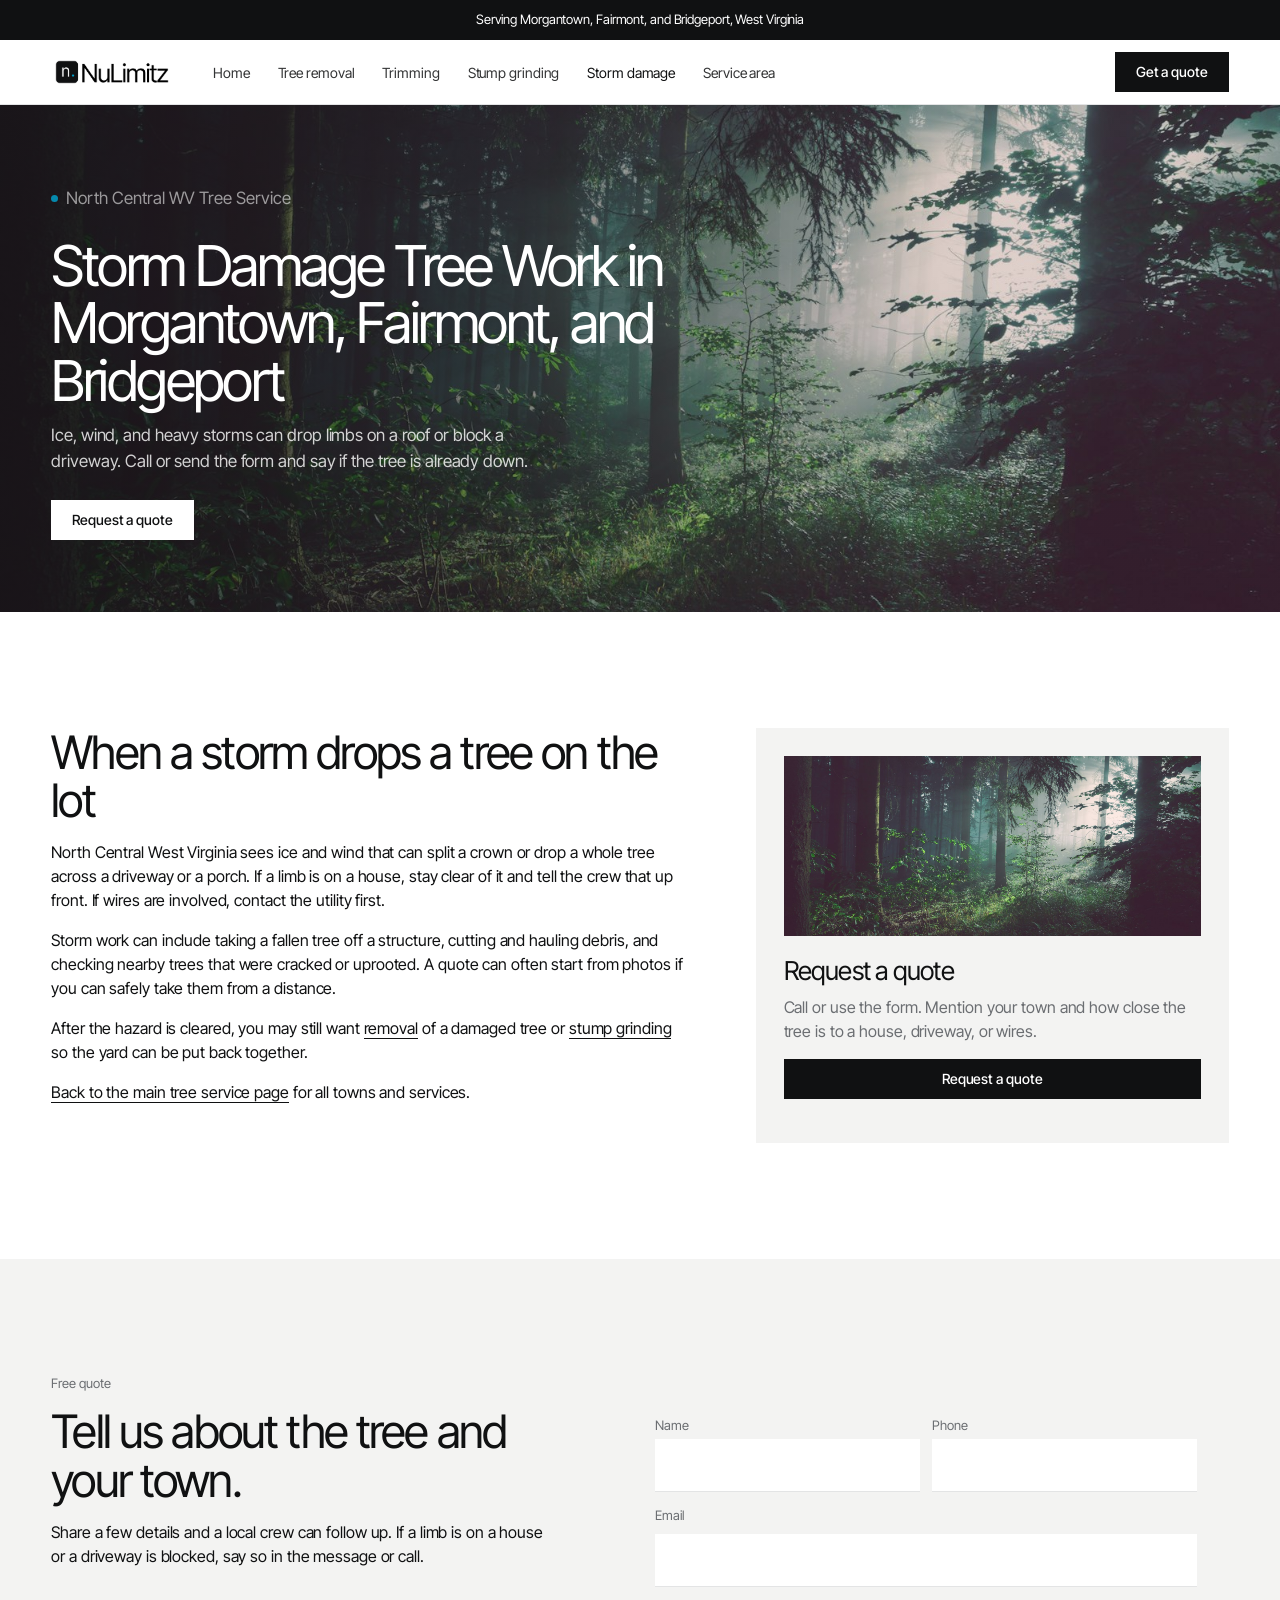
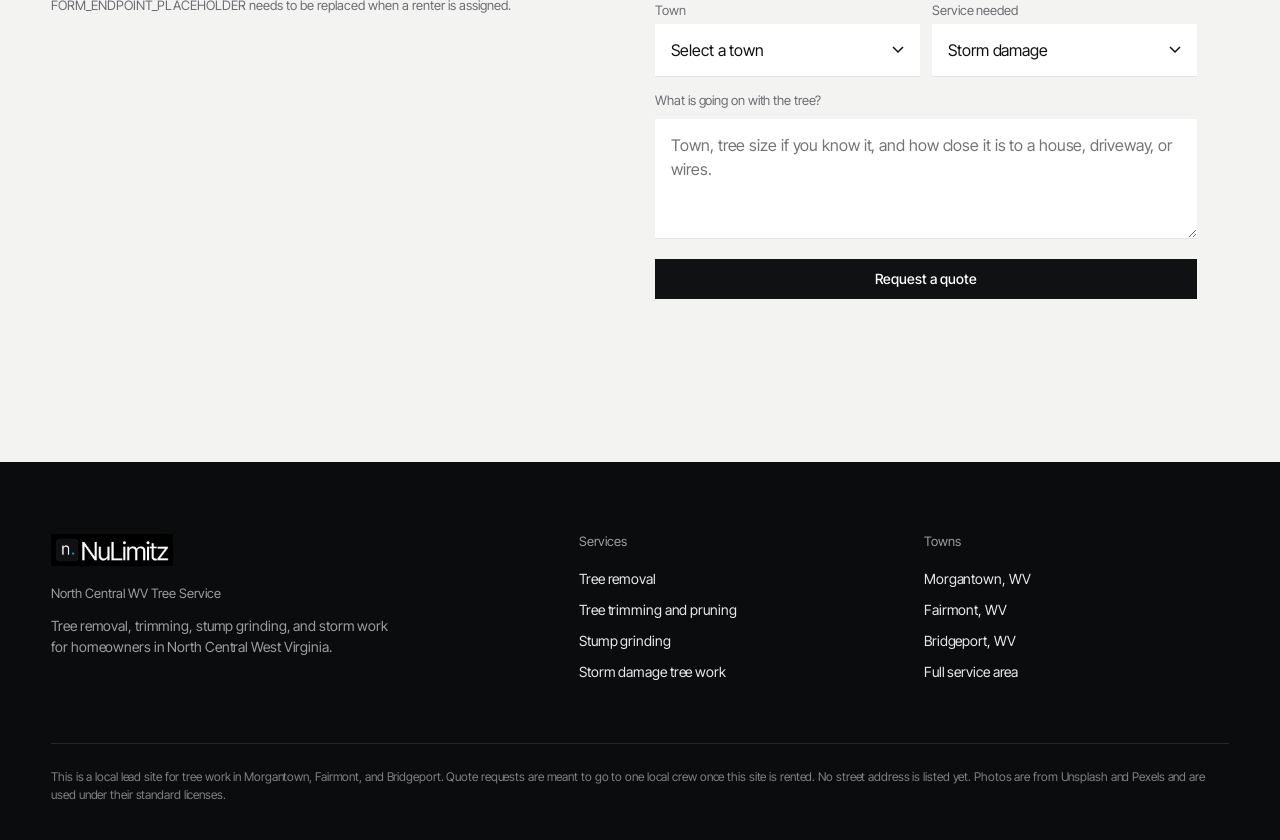
<file: storm-damage/index.html>
<!DOCTYPE html>
<html lang="en">
<head>
  <meta charset="utf-8">
  <meta name="viewport" content="width=device-width, initial-scale=1">
  <title>Storm Damage Tree Service in Morgantown, Fairmont, and Bridgeport, WV</title>
  <meta name="description" content="Help with fallen trees, broken limbs, and storm debris in Morgantown, Fairmont, and Bridgeport, West Virginia.">
  <meta name="robots" content="noindex, nofollow">
  <link rel="icon" href="/favicon.ico" sizes="any">
  <link rel="icon" type="image/svg+xml" href="/favicon.svg">
  <link rel="icon" type="image/png" sizes="32x32" href="/favicon-32.png">
  <link rel="apple-touch-icon" href="/apple-touch-icon.png">
  <link rel="icon" type="image/png" sizes="512x512" href="/icon-512.png">
  <link rel="preconnect" href="https://fonts.googleapis.com">
  <link rel="preconnect" href="https://fonts.gstatic.com" crossorigin>
  <link href="https://fonts.googleapis.com/css2?family=Inter+Tight:wght@300;400;500&display=swap" rel="stylesheet">
  <link rel="stylesheet" href="../css/styles.css">
  <script type="application/ld+json">
{
  "@context": "https://schema.org",
  "@graph": [
    {
      "@type": "LocalBusiness",
      "name": "North Central WV Tree Service",
      "url": "/storm-damage/",
      "description": "Help with fallen trees, broken limbs, and storm debris in Morgantown, Fairmont, and Bridgeport, West Virginia.",
      "areaServed": [
        {
          "@type": "City",
          "name": "Morgantown",
          "addressRegion": "WV"
        },
        {
          "@type": "City",
          "name": "Fairmont",
          "addressRegion": "WV"
        },
        {
          "@type": "City",
          "name": "Bridgeport",
          "addressRegion": "WV"
        },
        {
          "@type": "AdministrativeArea",
          "name": "Monongalia County"
        },
        {
          "@type": "AdministrativeArea",
          "name": "Marion County"
        },
        {
          "@type": "AdministrativeArea",
          "name": "Harrison County"
        }
      ],
      "serviceType": [
        "Tree removal",
        "Tree trimming and pruning",
        "Stump grinding",
        "Storm damage tree work"
      ]
    },
    {
      "@type": "Service",
      "name": "Storm Damage Tree Work in Morgantown, Fairmont, and Bridgeport",
      "provider": {
        "@type": "LocalBusiness",
        "name": "North Central WV Tree Service"
      },
      "areaServed": [
        "Morgantown, WV",
        "Fairmont, WV",
        "Bridgeport, WV"
      ]
    }
  ]
}
</script>
</head>
<body>

<div class="topbar">
  <div class="wrap">
    <span>Serving Morgantown, Fairmont, and Bridgeport, West Virginia</span>
    </div>
</div>
<header class="site-header">
  <div class="wrap">
    <a class="logo" href="../index.html" aria-label="NuLimitz home"><img src="/img/logo-light.png" alt="NuLimitz"></a>
    <nav>
      <ul>
        <li><a href="../index.html">Home</a></li>
        <li><a href="../tree-removal/index.html">Tree removal</a></li>
        <li><a href="../tree-trimming/index.html">Trimming</a></li>
        <li><a href="../stump-grinding/index.html">Stump grinding</a></li>
        <li><a href="../storm-damage/index.html" aria-current="page">Storm damage</a></li>
        <li><a href="../index.html#areas">Service area</a></li>
        </ul>
    </nav>
    <div class="header-right">
      <a class="btn" href="../index.html#quote">Get a quote</a>
      <button class="nav-toggle" type="button" aria-expanded="false" aria-label="Open menu">Menu</button>
    </div>
  </div>
</header>

<section class="page-hero" style="background-image:url('../img/canopy.jpg')">
  <div class="wrap">
    <p class="eyebrow">North Central WV Tree Service</p>
    <h1>Storm Damage Tree Work in Morgantown, Fairmont, and Bridgeport</h1>
    <p>Ice, wind, and heavy storms can drop limbs on a roof or block a driveway. Call or send the form and say if the tree is already down.</p>
    <div class="hero-actions">
      <a class="btn btn-call" href="#quote">Request a quote</a>
    </div>
  </div>
</section>
<section class="section">
  <div class="wrap content-split">
    <div class="prose">
      
    <h2>When a storm drops a tree on the lot</h2>
    <p>North Central West Virginia sees ice and wind that can split a crown or drop a whole tree across a driveway or a porch. If a limb is on a house, stay clear of it and tell the crew that up front. If wires are involved, contact the utility first.</p>
    <p>Storm work can include taking a fallen tree off a structure, cutting and hauling debris, and checking nearby trees that were cracked or uprooted. A quote can often start from photos if you can safely take them from a distance.</p>
    <p>After the hazard is cleared, you may still want <a href="../tree-removal/index.html">removal</a> of a damaged tree or <a href="../stump-grinding/index.html">stump grinding</a> so the yard can be put back together.</p>
    
      <p><a href="../index.html">Back to the main tree service page</a> for all towns and services.</p>
    </div>
    <aside class="side-card">
      <img src="../img/canopy.jpg" alt="A dense wooded area of the kind often hit by ice and wind storms">
      <h3>Request a quote</h3>
      <p>Call or use the form. Mention your town and how close the tree is to a house, driveway, or wires.</p>
      <p><a class="btn btn-dark btn-wide" href="#quote">Request a quote</a></p>
    </aside>
  </div>
</section>

<section class="section band-cream" id="quote">
  <div class="wrap quote-grid">
    <div>
      <p class="eyebrow">Free quote</p>
      <h2>Tell us about the tree and your town.</h2>
      <p>Share a few details and a local crew can follow up. If a limb is on a house or a driveway is blocked, say so in the message or call.</p>
      <p class="placeholder-note">FORM_ENDPOINT_PLACEHOLDER needs to be replaced when a renter is assigned.</p></div>
    <form action="FORM_ENDPOINT_PLACEHOLDER" method="post" data-quote-form>
      <div class="form-row">
        <div>
          <label for="name">Name</label>
          <input id="name" name="name" type="text" autocomplete="name" required>
        </div>
        <div>
          <label for="phone">Phone</label>
          <input id="phone" name="phone" type="tel" autocomplete="tel" required>
        </div>
      </div>
      <label for="email">Email</label>
      <input id="email" name="email" type="email" autocomplete="email">
      <div class="form-row">
        <div>
          <label for="city">Town</label>
          <select id="city" name="city" required>
            <option value="">Select a town</option>
            <option>Morgantown</option>
            <option>Fairmont</option>
            <option>Bridgeport</option>
            <option>Westover</option>
            <option>Star City</option>
            <option>Cheat Lake</option>
            <option>Clarksburg</option>
            <option>Other in North Central WV</option>
          </select>
        </div>
        <div>
          <label for="service">Service needed</label>
          <select id="service" name="service" required>
            <option value="">Select a service</option>
<option value="removal">Tree removal</option>
<option value="trimming">Tree trimming or pruning</option>
<option value="stump">Stump grinding</option>
<option value="storm" selected>Storm damage</option>
<option value="other">Not sure / other</option>
          </select>
        </div>
      </div>
      <label for="message">What is going on with the tree?</label>
      <textarea id="message" name="message" placeholder="Town, tree size if you know it, and how close it is to a house, driveway, or wires." required></textarea>
      <p style="margin-top:1rem"><button class="btn btn-dark btn-wide" type="submit">Request a quote</button></p>
      <p class="form-status" role="status"></p>
    </form>
  </div>
</section>

<footer class="site-footer">
  <div class="wrap">
    <div class="foot-grid">
      <div>
        <a class="logo" href="../index.html" aria-label="NuLimitz home"><img src="/img/logo-dark.png" alt="NuLimitz"></a>
        <h2>North Central WV Tree Service</h2>
        <p>Tree removal, trimming, stump grinding, and storm work for homeowners in North Central West Virginia.</p>
        </div>
      <div>
        <h2>Services</h2>
        <ul>
          <li><a href="../tree-removal/index.html">Tree removal</a></li>
          <li><a href="../tree-trimming/index.html">Tree trimming and pruning</a></li>
          <li><a href="../stump-grinding/index.html">Stump grinding</a></li>
          <li><a href="../storm-damage/index.html">Storm damage tree work</a></li>
        </ul>
      </div>
      <div>
        <h2>Towns</h2>
        <ul>
          <li><a href="../morgantown/index.html">Morgantown, WV</a></li>
          <li><a href="../fairmont/index.html">Fairmont, WV</a></li>
          <li><a href="../bridgeport/index.html">Bridgeport, WV</a></li>
          <li><a href="../index.html#areas">Full service area</a></li>
        </ul>
      </div>
    </div>
    <p class="legal">This is a local lead site for tree work in Morgantown, Fairmont, and Bridgeport. Quote requests are meant to go to one local crew once this site is rented. No street address is listed yet. Photos are from Unsplash and Pexels and are used under their standard licenses.</p>
  </div>
</footer>
<script src="../js/main.js"></script>

</body>
</html>
</file>
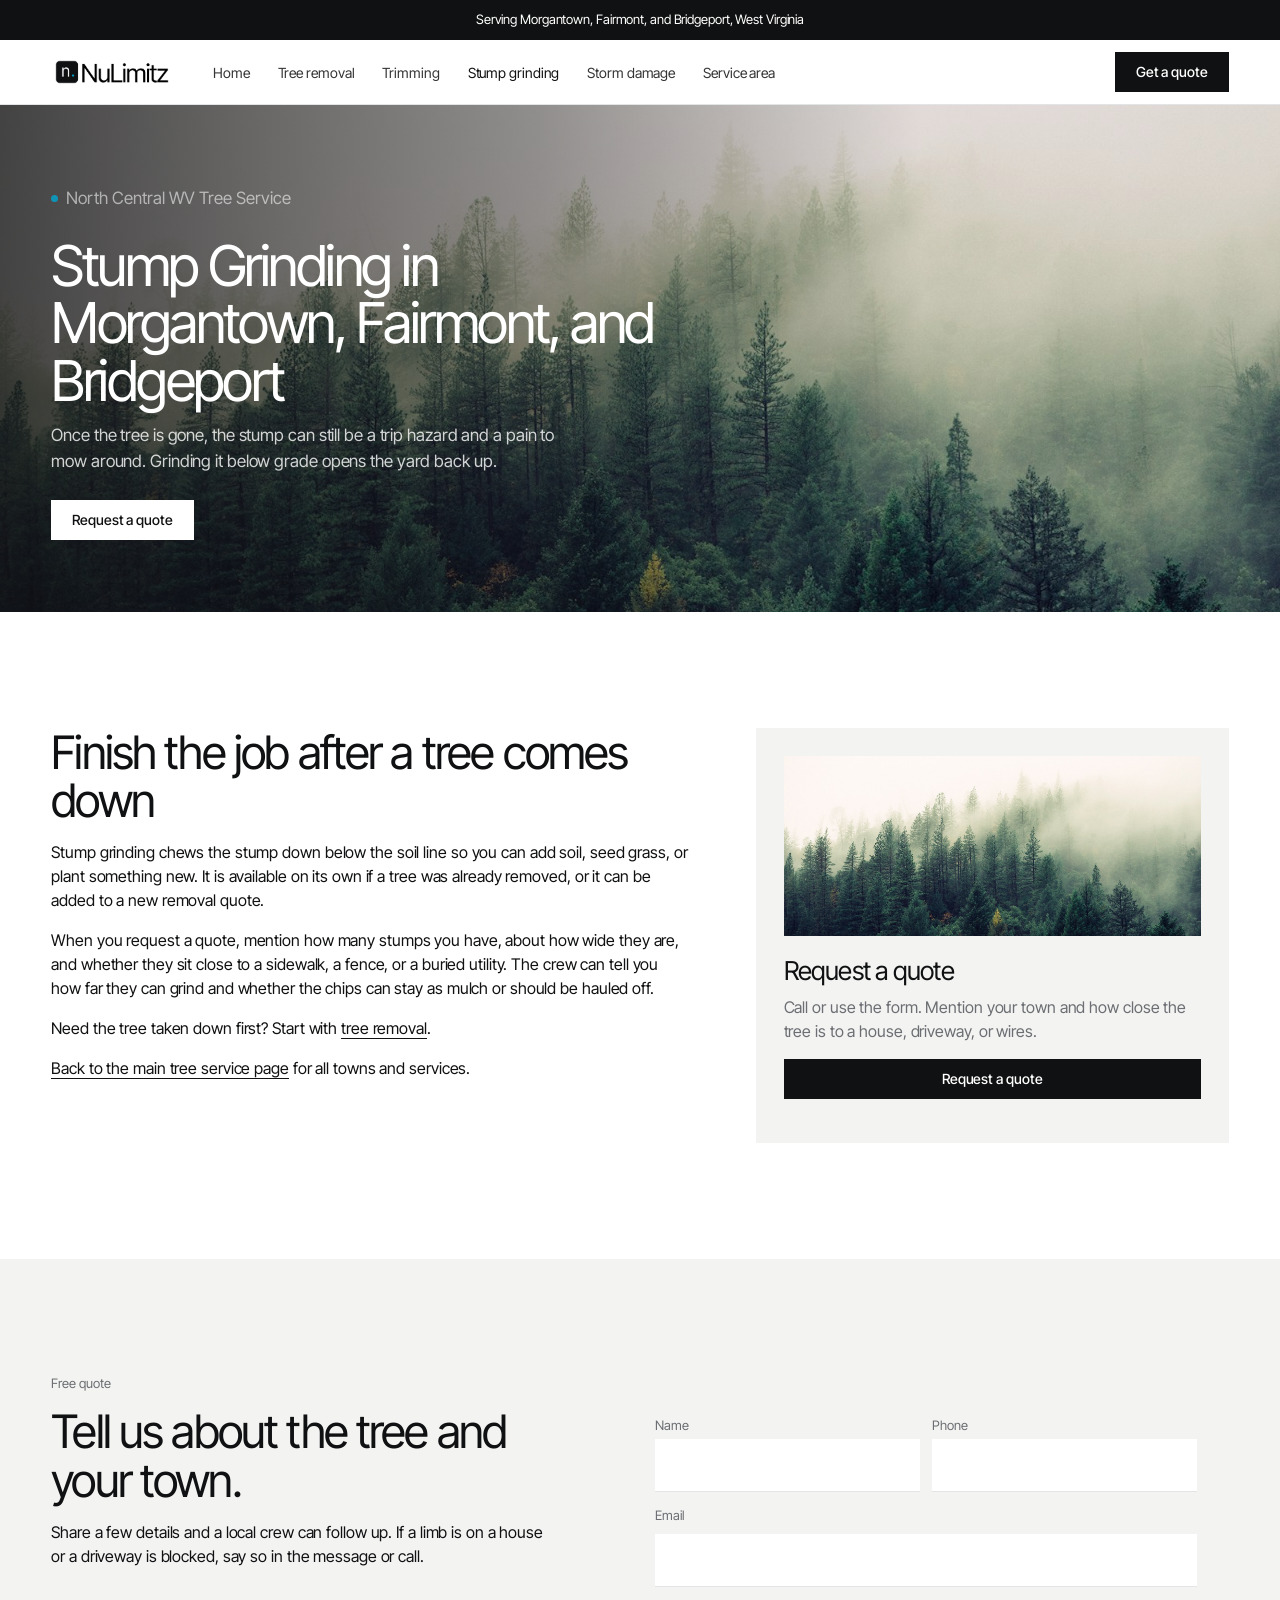
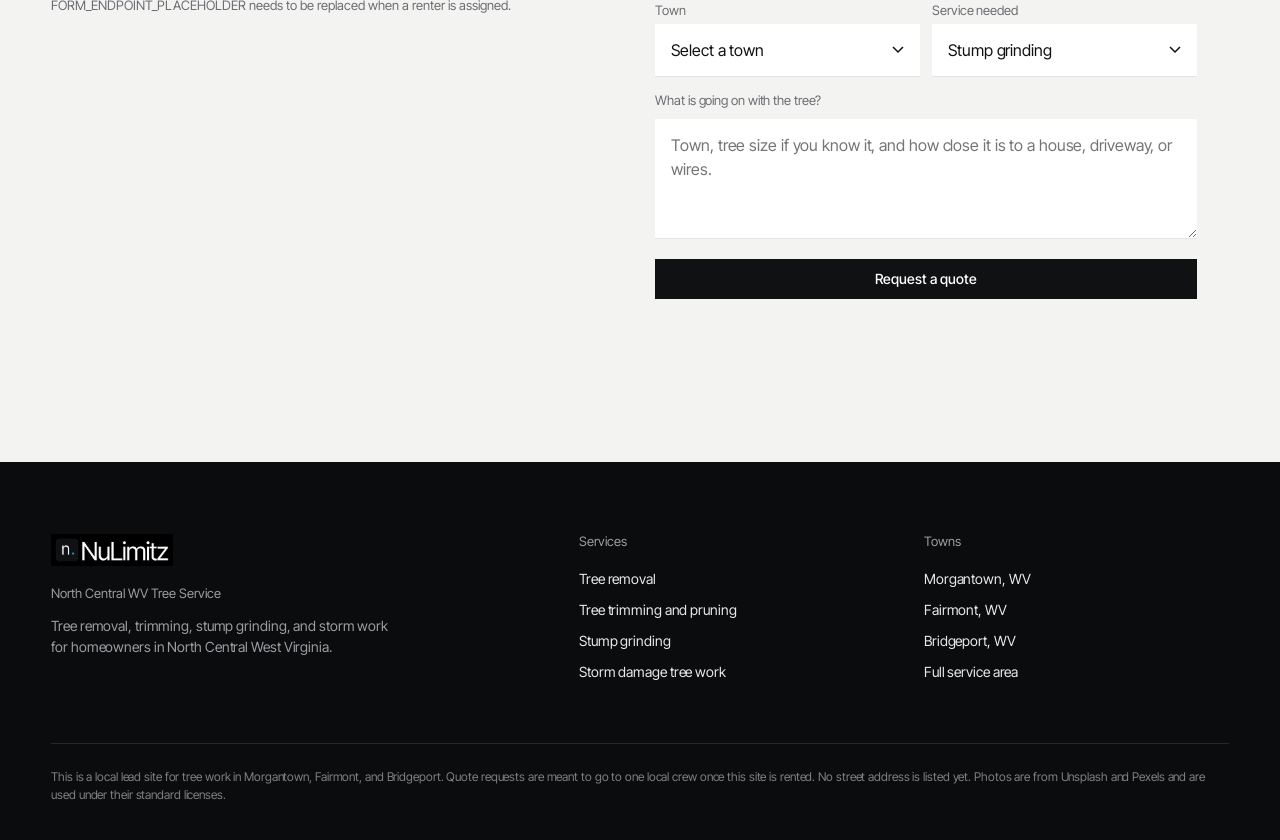
<file: stump-grinding/index.html>
<!DOCTYPE html>
<html lang="en">
<head>
  <meta charset="utf-8">
  <meta name="viewport" content="width=device-width, initial-scale=1">
  <title>Stump Grinding in Morgantown, Fairmont, and Bridgeport, WV</title>
  <meta name="description" content="Stump grinding for yards in Morgantown, Fairmont, and Bridgeport, West Virginia, after a tree has been removed.">
  <meta name="robots" content="noindex, nofollow">
  <link rel="icon" href="/favicon.ico" sizes="any">
  <link rel="icon" type="image/svg+xml" href="/favicon.svg">
  <link rel="icon" type="image/png" sizes="32x32" href="/favicon-32.png">
  <link rel="apple-touch-icon" href="/apple-touch-icon.png">
  <link rel="icon" type="image/png" sizes="512x512" href="/icon-512.png">
  <link rel="preconnect" href="https://fonts.googleapis.com">
  <link rel="preconnect" href="https://fonts.gstatic.com" crossorigin>
  <link href="https://fonts.googleapis.com/css2?family=Inter+Tight:wght@300;400;500&display=swap" rel="stylesheet">
  <link rel="stylesheet" href="../css/styles.css">
  <script type="application/ld+json">
{
  "@context": "https://schema.org",
  "@graph": [
    {
      "@type": "LocalBusiness",
      "name": "North Central WV Tree Service",
      "url": "/stump-grinding/",
      "description": "Stump grinding for yards in Morgantown, Fairmont, and Bridgeport, West Virginia, after a tree has been removed.",
      "areaServed": [
        {
          "@type": "City",
          "name": "Morgantown",
          "addressRegion": "WV"
        },
        {
          "@type": "City",
          "name": "Fairmont",
          "addressRegion": "WV"
        },
        {
          "@type": "City",
          "name": "Bridgeport",
          "addressRegion": "WV"
        },
        {
          "@type": "AdministrativeArea",
          "name": "Monongalia County"
        },
        {
          "@type": "AdministrativeArea",
          "name": "Marion County"
        },
        {
          "@type": "AdministrativeArea",
          "name": "Harrison County"
        }
      ],
      "serviceType": [
        "Tree removal",
        "Tree trimming and pruning",
        "Stump grinding",
        "Storm damage tree work"
      ]
    },
    {
      "@type": "Service",
      "name": "Stump Grinding in Morgantown, Fairmont, and Bridgeport",
      "provider": {
        "@type": "LocalBusiness",
        "name": "North Central WV Tree Service"
      },
      "areaServed": [
        "Morgantown, WV",
        "Fairmont, WV",
        "Bridgeport, WV"
      ]
    }
  ]
}
</script>
</head>
<body>

<div class="topbar">
  <div class="wrap">
    <span>Serving Morgantown, Fairmont, and Bridgeport, West Virginia</span>
    </div>
</div>
<header class="site-header">
  <div class="wrap">
    <a class="logo" href="../index.html" aria-label="NuLimitz home"><img src="/img/logo-light.png" alt="NuLimitz"></a>
    <nav>
      <ul>
        <li><a href="../index.html">Home</a></li>
        <li><a href="../tree-removal/index.html">Tree removal</a></li>
        <li><a href="../tree-trimming/index.html">Trimming</a></li>
        <li><a href="../stump-grinding/index.html" aria-current="page">Stump grinding</a></li>
        <li><a href="../storm-damage/index.html">Storm damage</a></li>
        <li><a href="../index.html#areas">Service area</a></li>
        </ul>
    </nav>
    <div class="header-right">
      <a class="btn" href="../index.html#quote">Get a quote</a>
      <button class="nav-toggle" type="button" aria-expanded="false" aria-label="Open menu">Menu</button>
    </div>
  </div>
</header>

<section class="page-hero" style="background-image:url('../img/misty-pines.jpg')">
  <div class="wrap">
    <p class="eyebrow">North Central WV Tree Service</p>
    <h1>Stump Grinding in Morgantown, Fairmont, and Bridgeport</h1>
    <p>Once the tree is gone, the stump can still be a trip hazard and a pain to mow around. Grinding it below grade opens the yard back up.</p>
    <div class="hero-actions">
      <a class="btn btn-call" href="#quote">Request a quote</a>
    </div>
  </div>
</section>
<section class="section">
  <div class="wrap content-split">
    <div class="prose">
      
    <h2>Finish the job after a tree comes down</h2>
    <p>Stump grinding chews the stump down below the soil line so you can add soil, seed grass, or plant something new. It is available on its own if a tree was already removed, or it can be added to a new removal quote.</p>
    <p>When you request a quote, mention how many stumps you have, about how wide they are, and whether they sit close to a sidewalk, a fence, or a buried utility. The crew can tell you how far they can grind and whether the chips can stay as mulch or should be hauled off.</p>
    <p>Need the tree taken down first? Start with <a href="../tree-removal/index.html">tree removal</a>.</p>
    
      <p><a href="../index.html">Back to the main tree service page</a> for all towns and services.</p>
    </div>
    <aside class="side-card">
      <img src="../img/misty-pines.jpg" alt="A wooded hillside where leftover stumps are often ground after removal">
      <h3>Request a quote</h3>
      <p>Call or use the form. Mention your town and how close the tree is to a house, driveway, or wires.</p>
      <p><a class="btn btn-dark btn-wide" href="#quote">Request a quote</a></p>
    </aside>
  </div>
</section>

<section class="section band-cream" id="quote">
  <div class="wrap quote-grid">
    <div>
      <p class="eyebrow">Free quote</p>
      <h2>Tell us about the tree and your town.</h2>
      <p>Share a few details and a local crew can follow up. If a limb is on a house or a driveway is blocked, say so in the message or call.</p>
      <p class="placeholder-note">FORM_ENDPOINT_PLACEHOLDER needs to be replaced when a renter is assigned.</p></div>
    <form action="FORM_ENDPOINT_PLACEHOLDER" method="post" data-quote-form>
      <div class="form-row">
        <div>
          <label for="name">Name</label>
          <input id="name" name="name" type="text" autocomplete="name" required>
        </div>
        <div>
          <label for="phone">Phone</label>
          <input id="phone" name="phone" type="tel" autocomplete="tel" required>
        </div>
      </div>
      <label for="email">Email</label>
      <input id="email" name="email" type="email" autocomplete="email">
      <div class="form-row">
        <div>
          <label for="city">Town</label>
          <select id="city" name="city" required>
            <option value="">Select a town</option>
            <option>Morgantown</option>
            <option>Fairmont</option>
            <option>Bridgeport</option>
            <option>Westover</option>
            <option>Star City</option>
            <option>Cheat Lake</option>
            <option>Clarksburg</option>
            <option>Other in North Central WV</option>
          </select>
        </div>
        <div>
          <label for="service">Service needed</label>
          <select id="service" name="service" required>
            <option value="">Select a service</option>
<option value="removal">Tree removal</option>
<option value="trimming">Tree trimming or pruning</option>
<option value="stump" selected>Stump grinding</option>
<option value="storm">Storm damage</option>
<option value="other">Not sure / other</option>
          </select>
        </div>
      </div>
      <label for="message">What is going on with the tree?</label>
      <textarea id="message" name="message" placeholder="Town, tree size if you know it, and how close it is to a house, driveway, or wires." required></textarea>
      <p style="margin-top:1rem"><button class="btn btn-dark btn-wide" type="submit">Request a quote</button></p>
      <p class="form-status" role="status"></p>
    </form>
  </div>
</section>

<footer class="site-footer">
  <div class="wrap">
    <div class="foot-grid">
      <div>
        <a class="logo" href="../index.html" aria-label="NuLimitz home"><img src="/img/logo-dark.png" alt="NuLimitz"></a>
        <h2>North Central WV Tree Service</h2>
        <p>Tree removal, trimming, stump grinding, and storm work for homeowners in North Central West Virginia.</p>
        </div>
      <div>
        <h2>Services</h2>
        <ul>
          <li><a href="../tree-removal/index.html">Tree removal</a></li>
          <li><a href="../tree-trimming/index.html">Tree trimming and pruning</a></li>
          <li><a href="../stump-grinding/index.html">Stump grinding</a></li>
          <li><a href="../storm-damage/index.html">Storm damage tree work</a></li>
        </ul>
      </div>
      <div>
        <h2>Towns</h2>
        <ul>
          <li><a href="../morgantown/index.html">Morgantown, WV</a></li>
          <li><a href="../fairmont/index.html">Fairmont, WV</a></li>
          <li><a href="../bridgeport/index.html">Bridgeport, WV</a></li>
          <li><a href="../index.html#areas">Full service area</a></li>
        </ul>
      </div>
    </div>
    <p class="legal">This is a local lead site for tree work in Morgantown, Fairmont, and Bridgeport. Quote requests are meant to go to one local crew once this site is rented. No street address is listed yet. Photos are from Unsplash and Pexels and are used under their standard licenses.</p>
  </div>
</footer>
<script src="../js/main.js"></script>

</body>
</html>
</file>
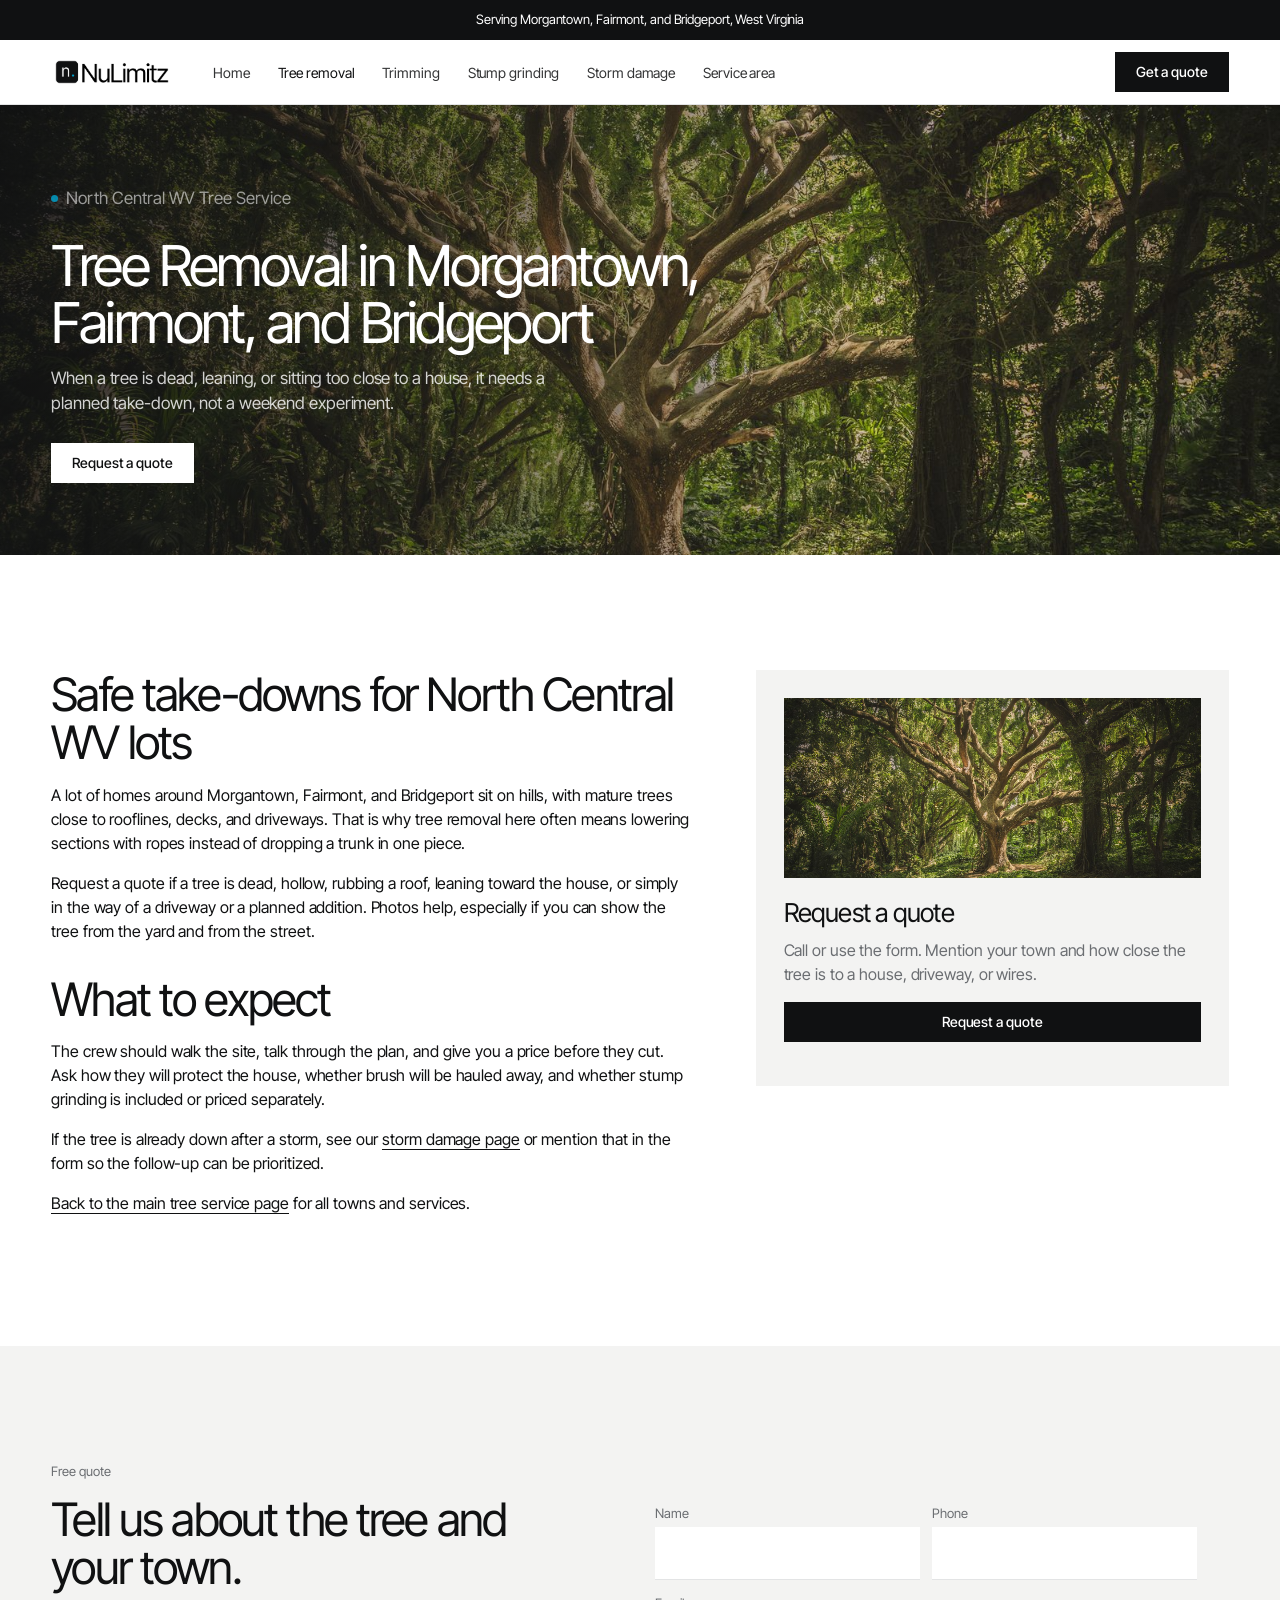
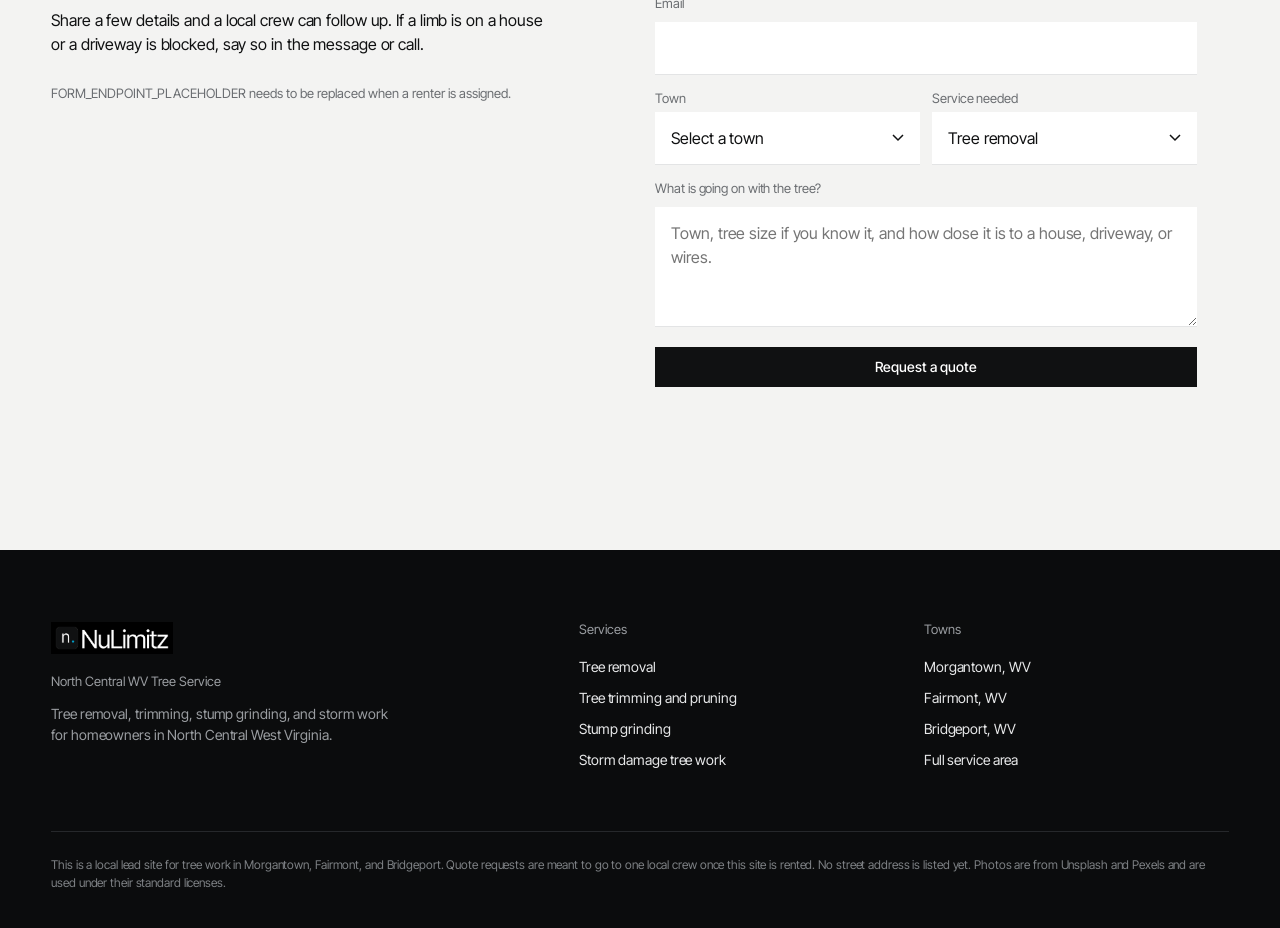
<file: tree-removal/index.html>
<!DOCTYPE html>
<html lang="en">
<head>
  <meta charset="utf-8">
  <meta name="viewport" content="width=device-width, initial-scale=1">
  <title>Tree Removal in Morgantown, Fairmont, and Bridgeport, WV</title>
  <meta name="description" content="Tree removal for homes in Morgantown, Fairmont, and Bridgeport, West Virginia, including trees close to houses and steep lots.">
  <meta name="robots" content="noindex, nofollow">
  <link rel="icon" href="/favicon.ico" sizes="any">
  <link rel="icon" type="image/svg+xml" href="/favicon.svg">
  <link rel="icon" type="image/png" sizes="32x32" href="/favicon-32.png">
  <link rel="apple-touch-icon" href="/apple-touch-icon.png">
  <link rel="icon" type="image/png" sizes="512x512" href="/icon-512.png">
  <link rel="preconnect" href="https://fonts.googleapis.com">
  <link rel="preconnect" href="https://fonts.gstatic.com" crossorigin>
  <link href="https://fonts.googleapis.com/css2?family=Inter+Tight:wght@300;400;500&display=swap" rel="stylesheet">
  <link rel="stylesheet" href="../css/styles.css">
  <script type="application/ld+json">
{
  "@context": "https://schema.org",
  "@graph": [
    {
      "@type": "LocalBusiness",
      "name": "North Central WV Tree Service",
      "url": "/tree-removal/",
      "description": "Tree removal for homes in Morgantown, Fairmont, and Bridgeport, West Virginia, including trees close to houses and steep lots.",
      "areaServed": [
        {
          "@type": "City",
          "name": "Morgantown",
          "addressRegion": "WV"
        },
        {
          "@type": "City",
          "name": "Fairmont",
          "addressRegion": "WV"
        },
        {
          "@type": "City",
          "name": "Bridgeport",
          "addressRegion": "WV"
        },
        {
          "@type": "AdministrativeArea",
          "name": "Monongalia County"
        },
        {
          "@type": "AdministrativeArea",
          "name": "Marion County"
        },
        {
          "@type": "AdministrativeArea",
          "name": "Harrison County"
        }
      ],
      "serviceType": [
        "Tree removal",
        "Tree trimming and pruning",
        "Stump grinding",
        "Storm damage tree work"
      ]
    },
    {
      "@type": "Service",
      "name": "Tree Removal in Morgantown, Fairmont, and Bridgeport",
      "provider": {
        "@type": "LocalBusiness",
        "name": "North Central WV Tree Service"
      },
      "areaServed": [
        "Morgantown, WV",
        "Fairmont, WV",
        "Bridgeport, WV"
      ]
    }
  ]
}
</script>
</head>
<body>

<div class="topbar">
  <div class="wrap">
    <span>Serving Morgantown, Fairmont, and Bridgeport, West Virginia</span>
    </div>
</div>
<header class="site-header">
  <div class="wrap">
    <a class="logo" href="../index.html" aria-label="NuLimitz home"><img src="/img/logo-light.png" alt="NuLimitz"></a>
    <nav>
      <ul>
        <li><a href="../index.html">Home</a></li>
        <li><a href="../tree-removal/index.html" aria-current="page">Tree removal</a></li>
        <li><a href="../tree-trimming/index.html">Trimming</a></li>
        <li><a href="../stump-grinding/index.html">Stump grinding</a></li>
        <li><a href="../storm-damage/index.html">Storm damage</a></li>
        <li><a href="../index.html#areas">Service area</a></li>
        </ul>
    </nav>
    <div class="header-right">
      <a class="btn" href="../index.html#quote">Get a quote</a>
      <button class="nav-toggle" type="button" aria-expanded="false" aria-label="Open menu">Menu</button>
    </div>
  </div>
</header>

<section class="page-hero" style="background-image:url('../img/large-tree.jpg')">
  <div class="wrap">
    <p class="eyebrow">North Central WV Tree Service</p>
    <h1>Tree Removal in Morgantown, Fairmont, and Bridgeport</h1>
    <p>When a tree is dead, leaning, or sitting too close to a house, it needs a planned take-down, not a weekend experiment.</p>
    <div class="hero-actions">
      <a class="btn btn-call" href="#quote">Request a quote</a>
    </div>
  </div>
</section>
<section class="section">
  <div class="wrap content-split">
    <div class="prose">
      
    <h2>Safe take-downs for North Central WV lots</h2>
    <p>A lot of homes around Morgantown, Fairmont, and Bridgeport sit on hills, with mature trees close to rooflines, decks, and driveways. That is why tree removal here often means lowering sections with ropes instead of dropping a trunk in one piece.</p>
    <p>Request a quote if a tree is dead, hollow, rubbing a roof, leaning toward the house, or simply in the way of a driveway or a planned addition. Photos help, especially if you can show the tree from the yard and from the street.</p>
    <h2>What to expect</h2>
    <p>The crew should walk the site, talk through the plan, and give you a price before they cut. Ask how they will protect the house, whether brush will be hauled away, and whether stump grinding is included or priced separately.</p>
    <p>If the tree is already down after a storm, see our <a href="../storm-damage/index.html">storm damage page</a> or mention that in the form so the follow-up can be prioritized.</p>
    
      <p><a href="../index.html">Back to the main tree service page</a> for all towns and services.</p>
    </div>
    <aside class="side-card">
      <img src="../img/large-tree.jpg" alt="A large mature tree that may need professional removal">
      <h3>Request a quote</h3>
      <p>Call or use the form. Mention your town and how close the tree is to a house, driveway, or wires.</p>
      <p><a class="btn btn-dark btn-wide" href="#quote">Request a quote</a></p>
    </aside>
  </div>
</section>

<section class="section band-cream" id="quote">
  <div class="wrap quote-grid">
    <div>
      <p class="eyebrow">Free quote</p>
      <h2>Tell us about the tree and your town.</h2>
      <p>Share a few details and a local crew can follow up. If a limb is on a house or a driveway is blocked, say so in the message or call.</p>
      <p class="placeholder-note">FORM_ENDPOINT_PLACEHOLDER needs to be replaced when a renter is assigned.</p></div>
    <form action="FORM_ENDPOINT_PLACEHOLDER" method="post" data-quote-form>
      <div class="form-row">
        <div>
          <label for="name">Name</label>
          <input id="name" name="name" type="text" autocomplete="name" required>
        </div>
        <div>
          <label for="phone">Phone</label>
          <input id="phone" name="phone" type="tel" autocomplete="tel" required>
        </div>
      </div>
      <label for="email">Email</label>
      <input id="email" name="email" type="email" autocomplete="email">
      <div class="form-row">
        <div>
          <label for="city">Town</label>
          <select id="city" name="city" required>
            <option value="">Select a town</option>
            <option>Morgantown</option>
            <option>Fairmont</option>
            <option>Bridgeport</option>
            <option>Westover</option>
            <option>Star City</option>
            <option>Cheat Lake</option>
            <option>Clarksburg</option>
            <option>Other in North Central WV</option>
          </select>
        </div>
        <div>
          <label for="service">Service needed</label>
          <select id="service" name="service" required>
            <option value="">Select a service</option>
<option value="removal" selected>Tree removal</option>
<option value="trimming">Tree trimming or pruning</option>
<option value="stump">Stump grinding</option>
<option value="storm">Storm damage</option>
<option value="other">Not sure / other</option>
          </select>
        </div>
      </div>
      <label for="message">What is going on with the tree?</label>
      <textarea id="message" name="message" placeholder="Town, tree size if you know it, and how close it is to a house, driveway, or wires." required></textarea>
      <p style="margin-top:1rem"><button class="btn btn-dark btn-wide" type="submit">Request a quote</button></p>
      <p class="form-status" role="status"></p>
    </form>
  </div>
</section>

<footer class="site-footer">
  <div class="wrap">
    <div class="foot-grid">
      <div>
        <a class="logo" href="../index.html" aria-label="NuLimitz home"><img src="/img/logo-dark.png" alt="NuLimitz"></a>
        <h2>North Central WV Tree Service</h2>
        <p>Tree removal, trimming, stump grinding, and storm work for homeowners in North Central West Virginia.</p>
        </div>
      <div>
        <h2>Services</h2>
        <ul>
          <li><a href="../tree-removal/index.html">Tree removal</a></li>
          <li><a href="../tree-trimming/index.html">Tree trimming and pruning</a></li>
          <li><a href="../stump-grinding/index.html">Stump grinding</a></li>
          <li><a href="../storm-damage/index.html">Storm damage tree work</a></li>
        </ul>
      </div>
      <div>
        <h2>Towns</h2>
        <ul>
          <li><a href="../morgantown/index.html">Morgantown, WV</a></li>
          <li><a href="../fairmont/index.html">Fairmont, WV</a></li>
          <li><a href="../bridgeport/index.html">Bridgeport, WV</a></li>
          <li><a href="../index.html#areas">Full service area</a></li>
        </ul>
      </div>
    </div>
    <p class="legal">This is a local lead site for tree work in Morgantown, Fairmont, and Bridgeport. Quote requests are meant to go to one local crew once this site is rented. No street address is listed yet. Photos are from Unsplash and Pexels and are used under their standard licenses.</p>
  </div>
</footer>
<script src="../js/main.js"></script>

</body>
</html>
</file>
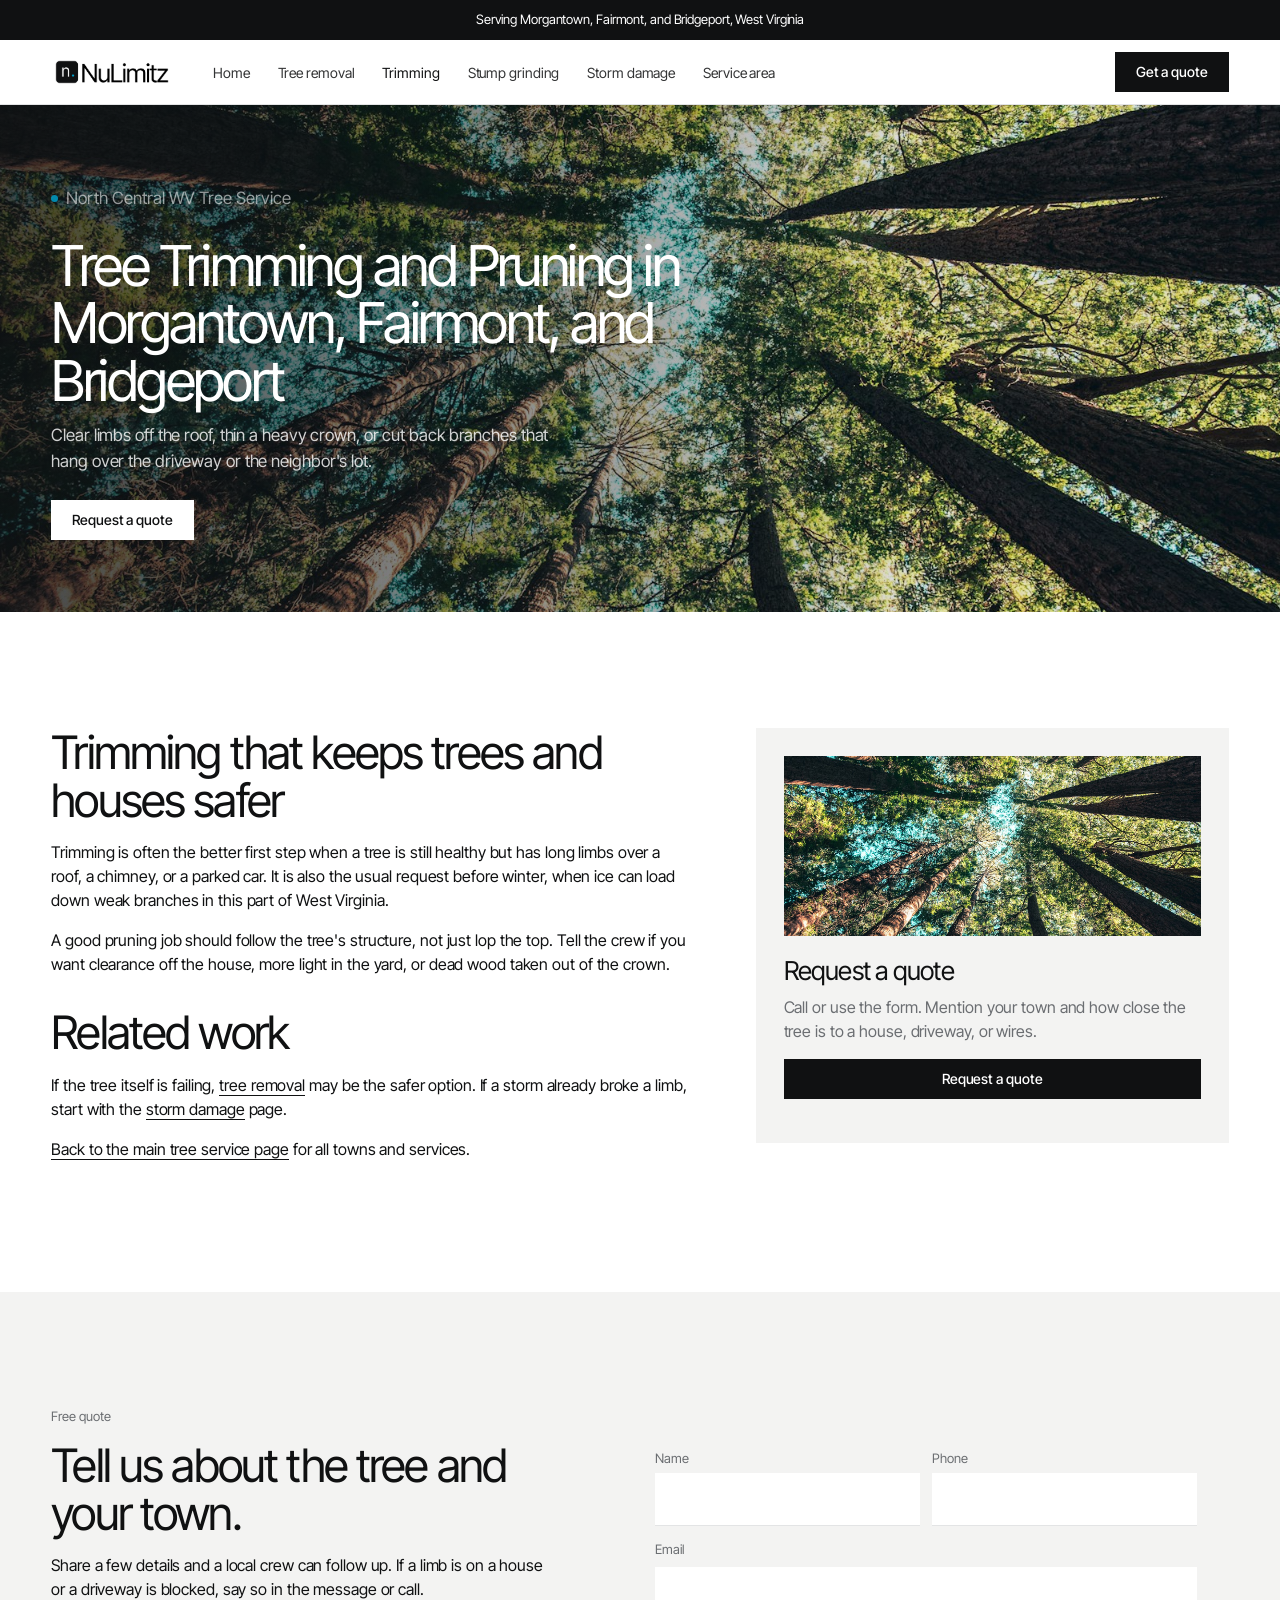
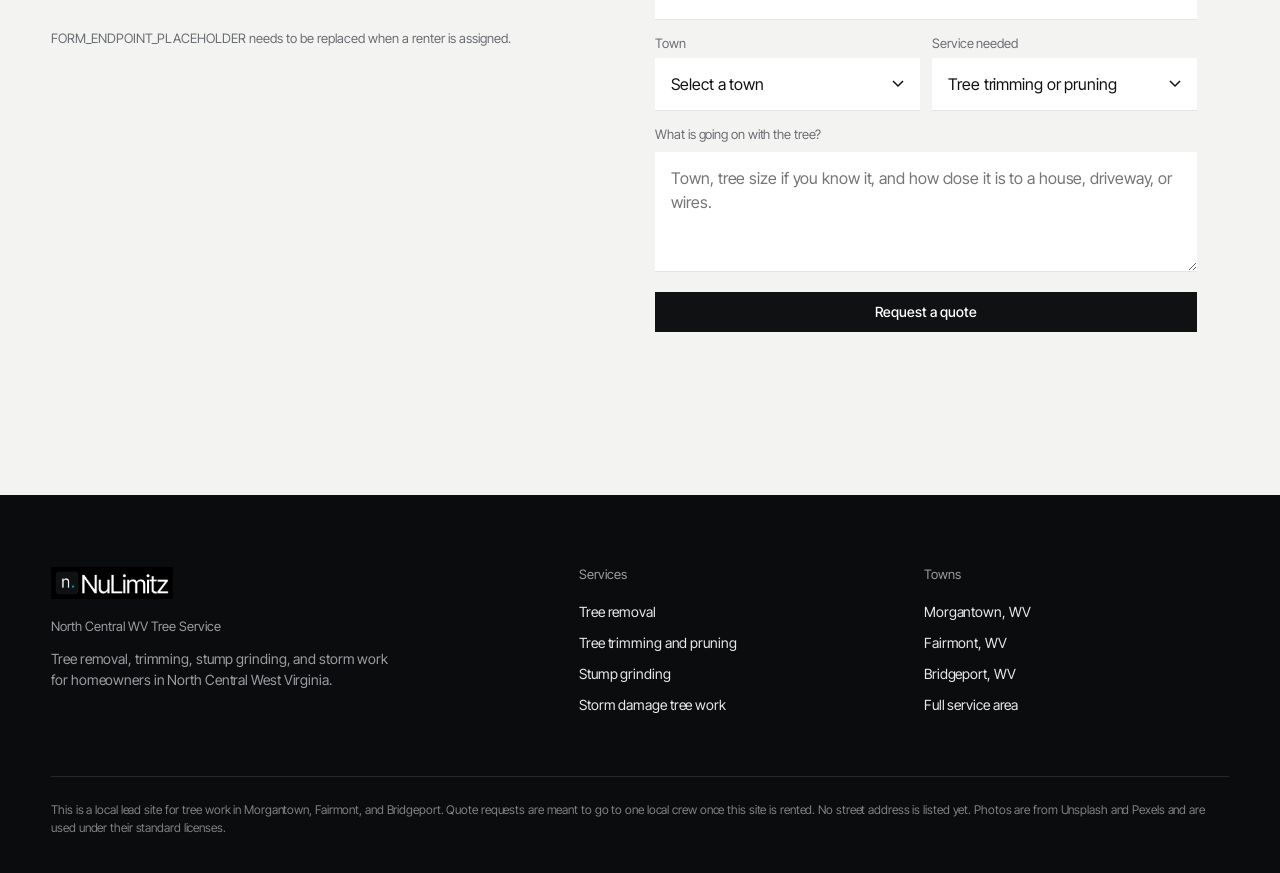
<file: tree-trimming/index.html>
<!DOCTYPE html>
<html lang="en">
<head>
  <meta charset="utf-8">
  <meta name="viewport" content="width=device-width, initial-scale=1">
  <title>Tree Trimming in Morgantown, Fairmont, and Bridgeport, WV</title>
  <meta name="description" content="Tree trimming and pruning for homes in Morgantown, Fairmont, and Bridgeport, WV, including limbs over roofs and driveways.">
  <meta name="robots" content="noindex, nofollow">
  <link rel="icon" href="/favicon.ico" sizes="any">
  <link rel="icon" type="image/svg+xml" href="/favicon.svg">
  <link rel="icon" type="image/png" sizes="32x32" href="/favicon-32.png">
  <link rel="apple-touch-icon" href="/apple-touch-icon.png">
  <link rel="icon" type="image/png" sizes="512x512" href="/icon-512.png">
  <link rel="preconnect" href="https://fonts.googleapis.com">
  <link rel="preconnect" href="https://fonts.gstatic.com" crossorigin>
  <link href="https://fonts.googleapis.com/css2?family=Inter+Tight:wght@300;400;500&display=swap" rel="stylesheet">
  <link rel="stylesheet" href="../css/styles.css">
  <script type="application/ld+json">
{
  "@context": "https://schema.org",
  "@graph": [
    {
      "@type": "LocalBusiness",
      "name": "North Central WV Tree Service",
      "url": "/tree-trimming/",
      "description": "Tree trimming and pruning for homes in Morgantown, Fairmont, and Bridgeport, WV, including limbs over roofs and driveways.",
      "areaServed": [
        {
          "@type": "City",
          "name": "Morgantown",
          "addressRegion": "WV"
        },
        {
          "@type": "City",
          "name": "Fairmont",
          "addressRegion": "WV"
        },
        {
          "@type": "City",
          "name": "Bridgeport",
          "addressRegion": "WV"
        },
        {
          "@type": "AdministrativeArea",
          "name": "Monongalia County"
        },
        {
          "@type": "AdministrativeArea",
          "name": "Marion County"
        },
        {
          "@type": "AdministrativeArea",
          "name": "Harrison County"
        }
      ],
      "serviceType": [
        "Tree removal",
        "Tree trimming and pruning",
        "Stump grinding",
        "Storm damage tree work"
      ]
    },
    {
      "@type": "Service",
      "name": "Tree Trimming and Pruning in Morgantown, Fairmont, and Bridgeport",
      "provider": {
        "@type": "LocalBusiness",
        "name": "North Central WV Tree Service"
      },
      "areaServed": [
        "Morgantown, WV",
        "Fairmont, WV",
        "Bridgeport, WV"
      ]
    }
  ]
}
</script>
</head>
<body>

<div class="topbar">
  <div class="wrap">
    <span>Serving Morgantown, Fairmont, and Bridgeport, West Virginia</span>
    </div>
</div>
<header class="site-header">
  <div class="wrap">
    <a class="logo" href="../index.html" aria-label="NuLimitz home"><img src="/img/logo-light.png" alt="NuLimitz"></a>
    <nav>
      <ul>
        <li><a href="../index.html">Home</a></li>
        <li><a href="../tree-removal/index.html">Tree removal</a></li>
        <li><a href="../tree-trimming/index.html" aria-current="page">Trimming</a></li>
        <li><a href="../stump-grinding/index.html">Stump grinding</a></li>
        <li><a href="../storm-damage/index.html">Storm damage</a></li>
        <li><a href="../index.html#areas">Service area</a></li>
        </ul>
    </nav>
    <div class="header-right">
      <a class="btn" href="../index.html#quote">Get a quote</a>
      <button class="nav-toggle" type="button" aria-expanded="false" aria-label="Open menu">Menu</button>
    </div>
  </div>
</header>

<section class="page-hero" style="background-image:url('../img/trees-sky.jpg')">
  <div class="wrap">
    <p class="eyebrow">North Central WV Tree Service</p>
    <h1>Tree Trimming and Pruning in Morgantown, Fairmont, and Bridgeport</h1>
    <p>Clear limbs off the roof, thin a heavy crown, or cut back branches that hang over the driveway or the neighbor's lot.</p>
    <div class="hero-actions">
      <a class="btn btn-call" href="#quote">Request a quote</a>
    </div>
  </div>
</section>
<section class="section">
  <div class="wrap content-split">
    <div class="prose">
      
    <h2>Trimming that keeps trees and houses safer</h2>
    <p>Trimming is often the better first step when a tree is still healthy but has long limbs over a roof, a chimney, or a parked car. It is also the usual request before winter, when ice can load down weak branches in this part of West Virginia.</p>
    <p>A good pruning job should follow the tree's structure, not just lop the top. Tell the crew if you want clearance off the house, more light in the yard, or dead wood taken out of the crown.</p>
    <h2>Related work</h2>
    <p>If the tree itself is failing, <a href="../tree-removal/index.html">tree removal</a> may be the safer option. If a storm already broke a limb, start with the <a href="../storm-damage/index.html">storm damage</a> page.</p>
    
      <p><a href="../index.html">Back to the main tree service page</a> for all towns and services.</p>
    </div>
    <aside class="side-card">
      <img src="../img/trees-sky.jpg" alt="Tall trees viewed from the ground looking into the canopy">
      <h3>Request a quote</h3>
      <p>Call or use the form. Mention your town and how close the tree is to a house, driveway, or wires.</p>
      <p><a class="btn btn-dark btn-wide" href="#quote">Request a quote</a></p>
    </aside>
  </div>
</section>

<section class="section band-cream" id="quote">
  <div class="wrap quote-grid">
    <div>
      <p class="eyebrow">Free quote</p>
      <h2>Tell us about the tree and your town.</h2>
      <p>Share a few details and a local crew can follow up. If a limb is on a house or a driveway is blocked, say so in the message or call.</p>
      <p class="placeholder-note">FORM_ENDPOINT_PLACEHOLDER needs to be replaced when a renter is assigned.</p></div>
    <form action="FORM_ENDPOINT_PLACEHOLDER" method="post" data-quote-form>
      <div class="form-row">
        <div>
          <label for="name">Name</label>
          <input id="name" name="name" type="text" autocomplete="name" required>
        </div>
        <div>
          <label for="phone">Phone</label>
          <input id="phone" name="phone" type="tel" autocomplete="tel" required>
        </div>
      </div>
      <label for="email">Email</label>
      <input id="email" name="email" type="email" autocomplete="email">
      <div class="form-row">
        <div>
          <label for="city">Town</label>
          <select id="city" name="city" required>
            <option value="">Select a town</option>
            <option>Morgantown</option>
            <option>Fairmont</option>
            <option>Bridgeport</option>
            <option>Westover</option>
            <option>Star City</option>
            <option>Cheat Lake</option>
            <option>Clarksburg</option>
            <option>Other in North Central WV</option>
          </select>
        </div>
        <div>
          <label for="service">Service needed</label>
          <select id="service" name="service" required>
            <option value="">Select a service</option>
<option value="removal">Tree removal</option>
<option value="trimming" selected>Tree trimming or pruning</option>
<option value="stump">Stump grinding</option>
<option value="storm">Storm damage</option>
<option value="other">Not sure / other</option>
          </select>
        </div>
      </div>
      <label for="message">What is going on with the tree?</label>
      <textarea id="message" name="message" placeholder="Town, tree size if you know it, and how close it is to a house, driveway, or wires." required></textarea>
      <p style="margin-top:1rem"><button class="btn btn-dark btn-wide" type="submit">Request a quote</button></p>
      <p class="form-status" role="status"></p>
    </form>
  </div>
</section>

<footer class="site-footer">
  <div class="wrap">
    <div class="foot-grid">
      <div>
        <a class="logo" href="../index.html" aria-label="NuLimitz home"><img src="/img/logo-dark.png" alt="NuLimitz"></a>
        <h2>North Central WV Tree Service</h2>
        <p>Tree removal, trimming, stump grinding, and storm work for homeowners in North Central West Virginia.</p>
        </div>
      <div>
        <h2>Services</h2>
        <ul>
          <li><a href="../tree-removal/index.html">Tree removal</a></li>
          <li><a href="../tree-trimming/index.html">Tree trimming and pruning</a></li>
          <li><a href="../stump-grinding/index.html">Stump grinding</a></li>
          <li><a href="../storm-damage/index.html">Storm damage tree work</a></li>
        </ul>
      </div>
      <div>
        <h2>Towns</h2>
        <ul>
          <li><a href="../morgantown/index.html">Morgantown, WV</a></li>
          <li><a href="../fairmont/index.html">Fairmont, WV</a></li>
          <li><a href="../bridgeport/index.html">Bridgeport, WV</a></li>
          <li><a href="../index.html#areas">Full service area</a></li>
        </ul>
      </div>
    </div>
    <p class="legal">This is a local lead site for tree work in Morgantown, Fairmont, and Bridgeport. Quote requests are meant to go to one local crew once this site is rented. No street address is listed yet. Photos are from Unsplash and Pexels and are used under their standard licenses.</p>
  </div>
</footer>
<script src="../js/main.js"></script>

</body>
</html>
</file>
<file: css/styles.css>
/* NuLimitz lead microsite styles */
:root {
  --ink: #101112;
  --mut: #6b6e72;
  --line: #e3e4e5;
  --soft: #f3f3f2;
  --blue: #00A7D3;
  --white: #fff;
  --pad: clamp(20px, 4vw, 56px);
  --header-h: 64px;
  --max: 1600px;
  /* aliases so older class names keep working */
  --ink-soft: var(--mut);
  --paper: var(--white);
  --cream: var(--soft);
  --ice: var(--soft);
  --tint: var(--soft);
  --forest: var(--ink);
  --forest-deep: var(--ink);
  --forest-mid: #2b2d30;
  --leaf: var(--ink);
  --gold: var(--ink);
  --gold-hot: var(--blue);
  --navy: var(--ink);
  --navy-deep: var(--ink);
  --navy-mid: #2b2d30;
  --cyan: var(--blue);
  --cyan-hot: var(--blue);
  --orange: var(--ink);
  --orange-hot: #2b2d30;
  --brand: var(--ink);
  --brand-deep: var(--ink);
  --brand-mid: #2b2d30;
  --accent: var(--ink);
  --accent-hot: #2b2d30;
}

*, *::before, *::after { box-sizing: border-box; margin: 0; padding: 0; }
html { scroll-behavior: smooth; }
html, body { overflow-x: clip; }
body {
  font-family: "Inter Tight", "Helvetica Neue", Helvetica, Arial, sans-serif;
  font-weight: 400;
  color: var(--ink);
  background: var(--white);
  font-size: 16px;
  line-height: 1.5;
  letter-spacing: -.006em;
  -webkit-font-smoothing: antialiased;
}
img { max-width: 100%; height: auto; display: block; }
a { color: inherit; text-decoration: none; }
h1, h2, h3, h4 {
  font-weight: 400;
  line-height: 1.15;
  letter-spacing: -.03em;
  color: var(--ink);
}
p { margin: 0 0 1rem; }
.wrap { width: min(var(--max), 100%); margin-inline: auto; padding-inline: var(--pad); }

/* Top strip */
.topbar {
  background: var(--ink);
  color: #fff;
  font-size: 13px;
  text-align: center;
  padding: 10px var(--pad);
}
.topbar .wrap {
  display: block;
  padding: 0;
  width: 100%;
  max-width: none;
}
.topbar a { color: #fff; text-decoration: underline; text-underline-offset: 3px; }

/* Header */
.site-header {
  position: sticky;
  top: 0;
  z-index: 40;
  background: rgba(255, 255, 255, .96);
  backdrop-filter: blur(8px);
  border-bottom: 1px solid var(--line);
}
.site-header .wrap {
  display: flex;
  align-items: center;
  height: var(--header-h);
  gap: 40px;
  padding-inline: var(--pad);
}
.logo { display: flex; align-items: center; flex: none; }
.logo img { height: 32px; width: auto; }
.site-header nav { display: flex; }
.site-header nav ul {
  display: flex;
  gap: 28px;
  list-style: none;
  margin: 0;
  padding: 0;
  align-items: center;
  flex-wrap: wrap;
}
.site-header nav a {
  color: var(--ink);
  opacity: .85;
  font-size: 14px;
  font-weight: 400;
}
.site-header nav a:hover,
.site-header nav a[aria-current="page"] { opacity: 1; }
.header-right {
  margin-left: auto;
  display: flex;
  gap: 16px;
  align-items: center;
  flex: none;
}
.nav-toggle {
  display: none;
  background: none;
  border: 0;
  font: inherit;
  font-size: 14px;
  cursor: pointer;
  color: var(--ink);
  padding: 0;
}
.btn-nav {
  display: none;
}

/* Buttons */
.btn {
  display: inline-flex;
  align-items: center;
  justify-content: center;
  height: 40px;
  padding: 0 20px;
  font-size: 14px;
  font-weight: 500;
  border: 1px solid var(--ink);
  background: var(--ink);
  color: #fff;
  transition: .2s;
  cursor: pointer;
  font-family: inherit;
  text-decoration: none;
  line-height: 1;
  border-radius: 0;
  gap: 0;
}
.btn:hover { background: #2b2d30; color: #fff; }
.btn-gold,
.btn-orange,
.btn-accent,
.btn-dark,
.btn-call {
  background: var(--ink);
  color: #fff;
  border-color: var(--ink);
}
.btn-gold:hover,
.btn-orange:hover,
.btn-accent:hover,
.btn-dark:hover,
.btn-call:hover { background: #2b2d30; color: #fff; }
.btn-light {
  background: transparent;
  color: #fff;
  border-color: #fff;
}
.btn-light:hover { background: #fff; color: var(--ink); }
.btn-wide { width: 100%; }
.hero-actions, .cta-actions { display: flex; flex-wrap: wrap; gap: 12px; }

/* Hero */
.hero,
.page-hero {
  position: relative;
  color: #fff;
  background-color: var(--ink);
  background-size: cover;
  background-position: center;
  display: flex;
  align-items: flex-end;
}
.hero {
  min-height: 560px;
  height: calc(100vh - 100px);
  max-height: 860px;
}
.hero::before,
.page-hero::before {
  content: "";
  position: absolute;
  inset: 0;
  background: linear-gradient(90deg, rgba(16,17,18,.78) 0, rgba(16,17,18,.46) 42%, rgba(16,17,18,.12) 72%);
}
.hero .wrap,
.page-hero .wrap {
  position: relative;
  z-index: 1;
  width: 100%;
  padding-top: clamp(48px, 9vh, 110px);
  padding-bottom: 72px;
}
.eyebrow {
  font-size: 13px;
  color: var(--mut);
  margin-bottom: 14px;
  letter-spacing: 0;
  text-transform: none;
  font-weight: 400;
  display: flex;
  align-items: center;
  gap: 8px;
}
.hero .eyebrow,
.page-hero .eyebrow { color: rgba(255,255,255,.7); }
.hero .eyebrow::before,
.page-hero .eyebrow::before {
  content: "";
  width: 7px;
  height: 7px;
  border-radius: 50%;
  background: var(--blue);
  display: inline-block;
  flex: none;
}
.hero h1,
.page-hero h1 {
  color: #fff;
  font-weight: 400;
  font-size: clamp(40px, 5.6vw, 80px);
  line-height: 1.02;
  letter-spacing: -.045em;
  max-width: 16ch;
  margin: 0 0 14px;
}
.page-hero {
  min-height: 420px;
}
.page-hero h1 {
  font-size: clamp(32px, 4.4vw, 64px);
  max-width: 20ch;
}
.hero .lede,
.page-hero p {
  font-size: 17px;
  max-width: 520px;
  color: #fff;
  opacity: .8;
  margin-bottom: 26px;
}
.hero .btn-call,
.page-hero .btn-call {
  background: #fff;
  color: var(--ink);
  border-color: #fff;
}
.hero .btn-call:hover,
.page-hero .btn-call:hover { background: #e8e9ea; }

/* Trust bar */
.trust-bar {
  background: var(--soft);
  color: var(--ink);
  padding: 36px 0;
  border-bottom: 1px solid var(--line);
}
.trust-bar .wrap {
  display: grid;
  grid-template-columns: repeat(3, 1fr);
  gap: 16px;
}
.trust-item { padding: 8px 24px 8px 0; }
.trust-item + .trust-item { border-left: 1px solid var(--line); padding-left: 32px; }
.trust-item h3 {
  color: var(--ink);
  font-size: 20px;
  letter-spacing: -.02em;
  margin: 0 0 6px;
}
.trust-item p { margin: 0; font-size: 15px; color: var(--mut); }

/* Sections */
.section { padding: clamp(72px, 9vw, 128px) 0; }
.section-head { max-width: 780px; margin-bottom: 44px; }
.section-head h2,
.prose h2,
.quote-grid h2 {
  font-size: clamp(32px, 3.6vw, 52px);
  line-height: 1.05;
  letter-spacing: -.04em;
  margin: 0 0 16px;
}
.muted { color: var(--mut); }
.band-cream,
.band-ice { background: var(--soft); }
.band-forest,
.band-navy {
  background: var(--ink);
  color: #fff;
}
.band-forest h2, .band-forest h3,
.band-navy h2, .band-navy h3 { color: #fff; }
.band-forest .eyebrow, .band-navy .eyebrow,
.band-forest p, .band-navy p { color: #a3a6aa; }
.band-photo {
  position: relative;
  background-color: var(--ink);
  background-size: cover;
  background-position: center;
  color: #fff;
}
.band-photo::before {
  content: "";
  position: absolute;
  inset: 0;
  background: rgba(16, 17, 18, .72);
}
.band-photo .wrap { position: relative; z-index: 1; }
.band-photo h1, .band-photo h2, .band-photo h3, .band-photo h4 { color: #fff; }
.band-photo p, .band-photo .eyebrow, .band-photo .muted, .band-photo li { color: #c8c9cb; }
.band-forest .muted, .band-navy .muted { color: #a3a6aa; }

/* Service / area cards */
.card-grid, .area-grid, .step-grid {
  display: grid;
  gap: 16px;
}
.card-grid { grid-template-columns: repeat(auto-fit, minmax(240px, 1fr)); }
.service-card,
.area-card {
  background: var(--soft);
  overflow: hidden;
  display: flex;
  flex-direction: column;
  text-decoration: none;
  color: inherit;
  border: 0;
}
.service-card:hover .more,
.area-card:hover .more { opacity: 1; }
.service-card img,
.area-card img { width: 100%; height: 180px; object-fit: cover; }
.service-card .pad,
.area-card .pad,
.step .pad { padding: 28px 28px 30px; }
.service-card h3,
.area-card h3 {
  margin: 0 0 8px;
  font-size: 26px;
  letter-spacing: -.03em;
}
.more {
  display: inline-block;
  margin-top: 16px;
  font-size: 14px;
  font-weight: 400;
  color: var(--ink);
  border-bottom: 1px solid var(--ink);
  align-self: flex-start;
}

/* Areas */
.area-grid { grid-template-columns: repeat(3, 1fr); }
.town-list { columns: 2; margin: 0; padding-left: 1.1rem; color: var(--mut); }
.town-list li { break-inside: avoid; margin-bottom: 0.25rem; }

/* Steps */
.step-grid { grid-template-columns: repeat(3, 1fr); }
.step {
  background: var(--soft);
  border: 0;
}
.step-num {
  font-family: inherit;
  color: var(--blue);
  font-size: 22px;
  font-weight: 400;
  letter-spacing: -.02em;
  margin: 0 0 8px;
}
.step h3 { font-size: 20px; letter-spacing: -.02em; margin: 0 0 6px; }
.step p { color: var(--mut); font-size: 15px; margin: 0; }

/* FAQ */
.faq { display: grid; gap: 0; max-width: 48rem; }
.faq-item {
  background: transparent;
  border: 0;
  border-top: 1px solid var(--line);
}
.faq-item:last-child { border-bottom: 1px solid var(--line); }
.faq-item h3 { margin: 0; font-size: 18px; letter-spacing: -.02em; }
.faq-item button {
  width: 100%;
  display: flex;
  align-items: center;
  justify-content: space-between;
  gap: 20px;
  text-align: left;
  background: none;
  border: 0;
  padding: 22px 0;
  font: inherit;
  font-weight: 400;
  cursor: pointer;
  color: var(--ink);
}
.faq-item button::after {
  content: "";
  flex: none;
  width: 14px;
  height: 14px;
  background:
    linear-gradient(currentColor, currentColor) center / 14px 1.5px no-repeat,
    linear-gradient(currentColor, currentColor) center / 1.5px 14px no-repeat;
}
.faq-item.is-open button::after {
  background: linear-gradient(currentColor, currentColor) center / 14px 1.5px no-repeat;
}
.faq-item .answer { padding: 0 0 22px; color: var(--mut); display: none; }
.faq-item.is-open .answer { display: block; }
.faq-item .answer a { border-bottom: 1px solid currentColor; }

/* Light type on any dark band, including FAQ */
:is(.band-photo, .band-forest, .band-navy) .muted { color: #c8c9cb; }
:is(.band-photo, .band-forest, .band-navy) .faq-item {
  border-color: rgba(255,255,255,.4);
}
:is(.band-photo, .band-forest, .band-navy) .faq-item button { color: #fff; }
:is(.band-photo, .band-forest, .band-navy) .faq-item .answer { color: rgba(255,255,255,.86); }
:is(.band-photo, .band-forest, .band-navy) a:not(.btn),
.hero a:not(.btn),
.page-hero a:not(.btn) {
  color: #fff;
  border-bottom-color: rgba(255,255,255,.7);
}

/* Quote / form */
.quote-grid {
  display: grid;
  grid-template-columns: 0.9fr 1.1fr;
  gap: clamp(40px, 6vw, 120px);
  align-items: start;
}
form {
  background: var(--soft);
  padding: 32px;
  display: grid;
  gap: 4px;
}
label {
  display: block;
  font-weight: 400;
  font-size: 13px;
  color: var(--mut);
  margin: 10px 0 4px;
}
input, select, textarea {
  width: 100%;
  font: inherit;
  letter-spacing: inherit;
  padding: 14px 16px;
  border: 0;
  border-bottom: 1px solid var(--line);
  border-radius: 0;
  background: #fff;
  color: var(--ink);
}
input:focus, select:focus, textarea:focus {
  outline: 0;
  border-color: var(--blue);
}
textarea { min-height: 120px; resize: vertical; }
select {
  appearance: none;
  cursor: pointer;
  background: #fff url("data:image/svg+xml,%3Csvg xmlns='http://www.w3.org/2000/svg' width='12' height='8'%3E%3Cpath d='M1 1l5 5 5-5' fill='none' stroke='%23101112' stroke-width='1.5'/%3E%3C/svg%3E") no-repeat right 16px center;
}
.form-row { display: grid; grid-template-columns: 1fr 1fr; gap: 12px; }
.form-status {
  display: none;
  margin-top: 12px;
  padding: 14px 16px;
  background: var(--white);
  border: 0;
  border-bottom: 1px solid var(--line);
  color: var(--mut);
  font-size: 14px;
}
.form-status.is-visible { display: block; }
.placeholder-note {
  display: inline-block;
  margin-top: 12px;
  padding: 0;
  border: 0;
  background: none;
  color: var(--mut);
  font-size: 13px;
  font-weight: 400;
  letter-spacing: 0;
}

/* Footer */
.site-footer {
  background: #0b0c0d;
  color: #fff;
  padding: 72px 0 36px;
  font-size: 14px;
}
.site-footer a { color: #e8e9ea; text-decoration: none; }
.site-footer a:hover { color: #fff; }
.foot-grid {
  display: grid;
  grid-template-columns: 1.6fr 1fr 1fr;
  gap: 40px;
  margin-bottom: 0;
}
.site-footer .logo { display: inline-flex; margin-bottom: 20px; }
.site-footer .logo img { height: 32px; width: auto; }
.site-footer h2 {
  color: #9a9da1;
  font-size: 13px;
  letter-spacing: 0;
  font-weight: 400;
  margin: 0 0 14px;
}
.site-footer p { color: #9a9da1; font-size: 14px; margin: 0 0 16px; max-width: 340px; }
.site-footer ul { list-style: none; margin: 0; padding: 0; }
.site-footer li { margin: 0; }
.site-footer li a { display: block; padding: 5px 0; color: #e8e9ea; font-size: 14px; }
.site-footer .legal {
  border-top: 1px solid #26282b;
  margin-top: 56px;
  padding-top: 24px;
  margin-bottom: 0;
  font-size: 12px;
  color: #7d8084;
  max-width: none;
}

/* Interior */
.content-split {
  display: grid;
  grid-template-columns: 1.15fr 0.85fr;
  gap: clamp(32px, 5vw, 80px);
  align-items: start;
}
.prose h2 { margin-top: 2rem; }
.prose h2:first-child { margin-top: 0; }
.prose a { border-bottom: 1px solid var(--ink); }
.prose p { color: var(--ink); }
.side-card {
  background: var(--soft);
  padding: 28px;
  position: sticky;
  top: calc(var(--header-h) + 16px);
}
.side-card img { margin-bottom: 20px; height: 180px; width: 100%; object-fit: cover; }
.side-card h3 { font-size: 26px; letter-spacing: -.03em; margin: 0 0 10px; }
.side-card p { color: var(--mut); }

.call-dock { display: none; }

@media (max-width: 1100px) {
  .site-header .wrap { gap: 16px; }
  .nav-toggle { display: block; }
  .site-header nav {
    display: none;
    position: absolute;
    left: 0;
    right: 0;
    top: 100%;
    background: rgba(255,255,255,.98);
    border-bottom: 1px solid var(--line);
    padding: 8px var(--pad) 16px;
    z-index: 21;
  }
  .site-header nav.is-open { display: block; }
  .site-header nav ul { flex-direction: column; align-items: flex-start; gap: 0; }
  .site-header nav a {
    display: block;
    padding: 14px 0;
    border-bottom: 1px solid var(--line);
    opacity: 1;
    width: 100%;
  }
}

@media (max-width: 900px) {
  .area-grid, .step-grid, .quote-grid, .content-split, .foot-grid, .trust-bar .wrap {
    grid-template-columns: 1fr;
  }
  .trust-item + .trust-item { border-left: 0; padding-left: 0; border-top: 1px solid var(--line); padding-top: 20px; }
  .hero {
    height: auto;
    min-height: 640px;
    max-height: none;
  }
  .hero::before,
  .page-hero::before {
    background: linear-gradient(180deg, rgba(16,17,18,.5) 0, rgba(16,17,18,.4) 38%, rgba(16,17,18,.82) 100%);
  }
  .hero .wrap,
  .page-hero .wrap { padding-top: 44px; padding-bottom: 48px; }
  .hero h1 { font-size: clamp(36px, 11vw, 52px); }
  .form-row { grid-template-columns: 1fr; }
  .town-list { columns: 1; }
  .foot-grid > div:first-child { grid-column: 1 / -1; }
}

@media (max-width: 760px) {
  :root { --header-h: 56px; }
  .site-header .wrap { height: 56px; gap: 16px; }
  .logo img { height: 26px; }
  .header-right { gap: 16px; }
  .header-right .btn { height: 34px; padding: 0 12px; font-size: 13px; }
}
</file>
